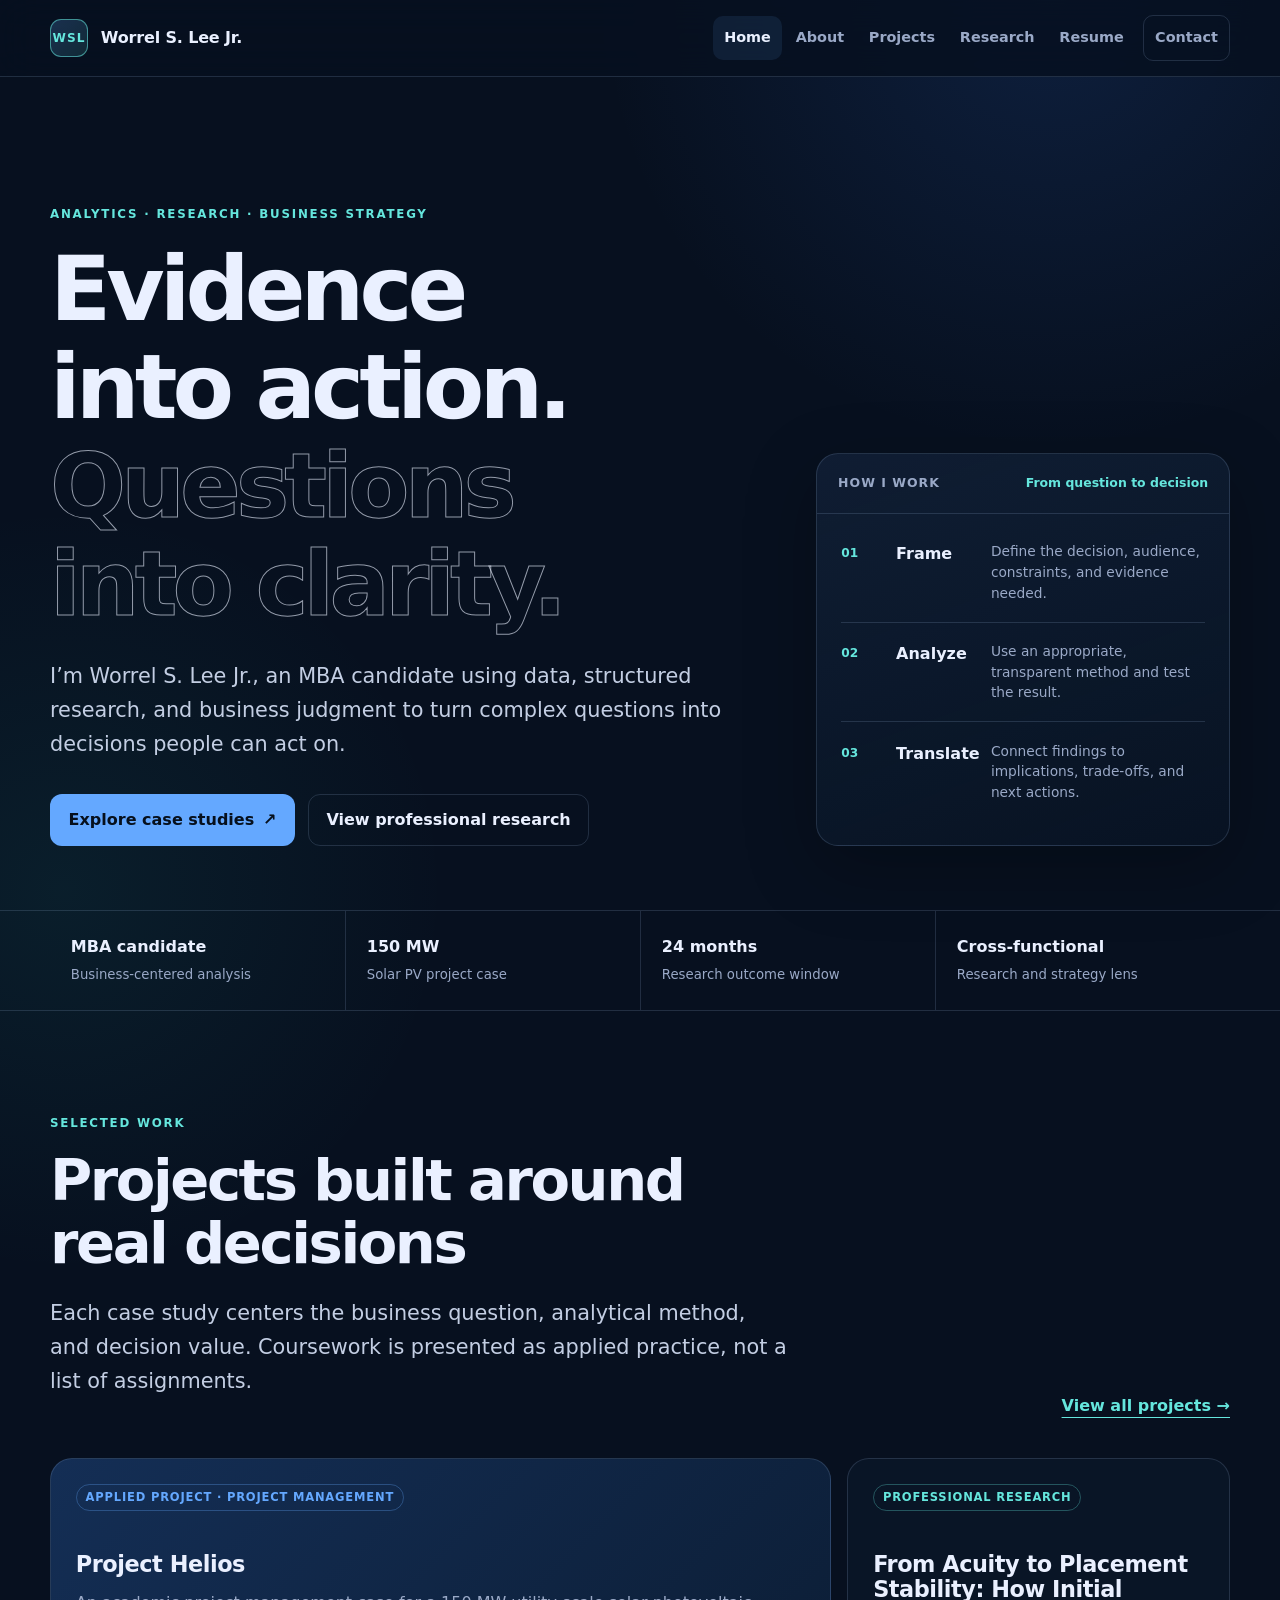
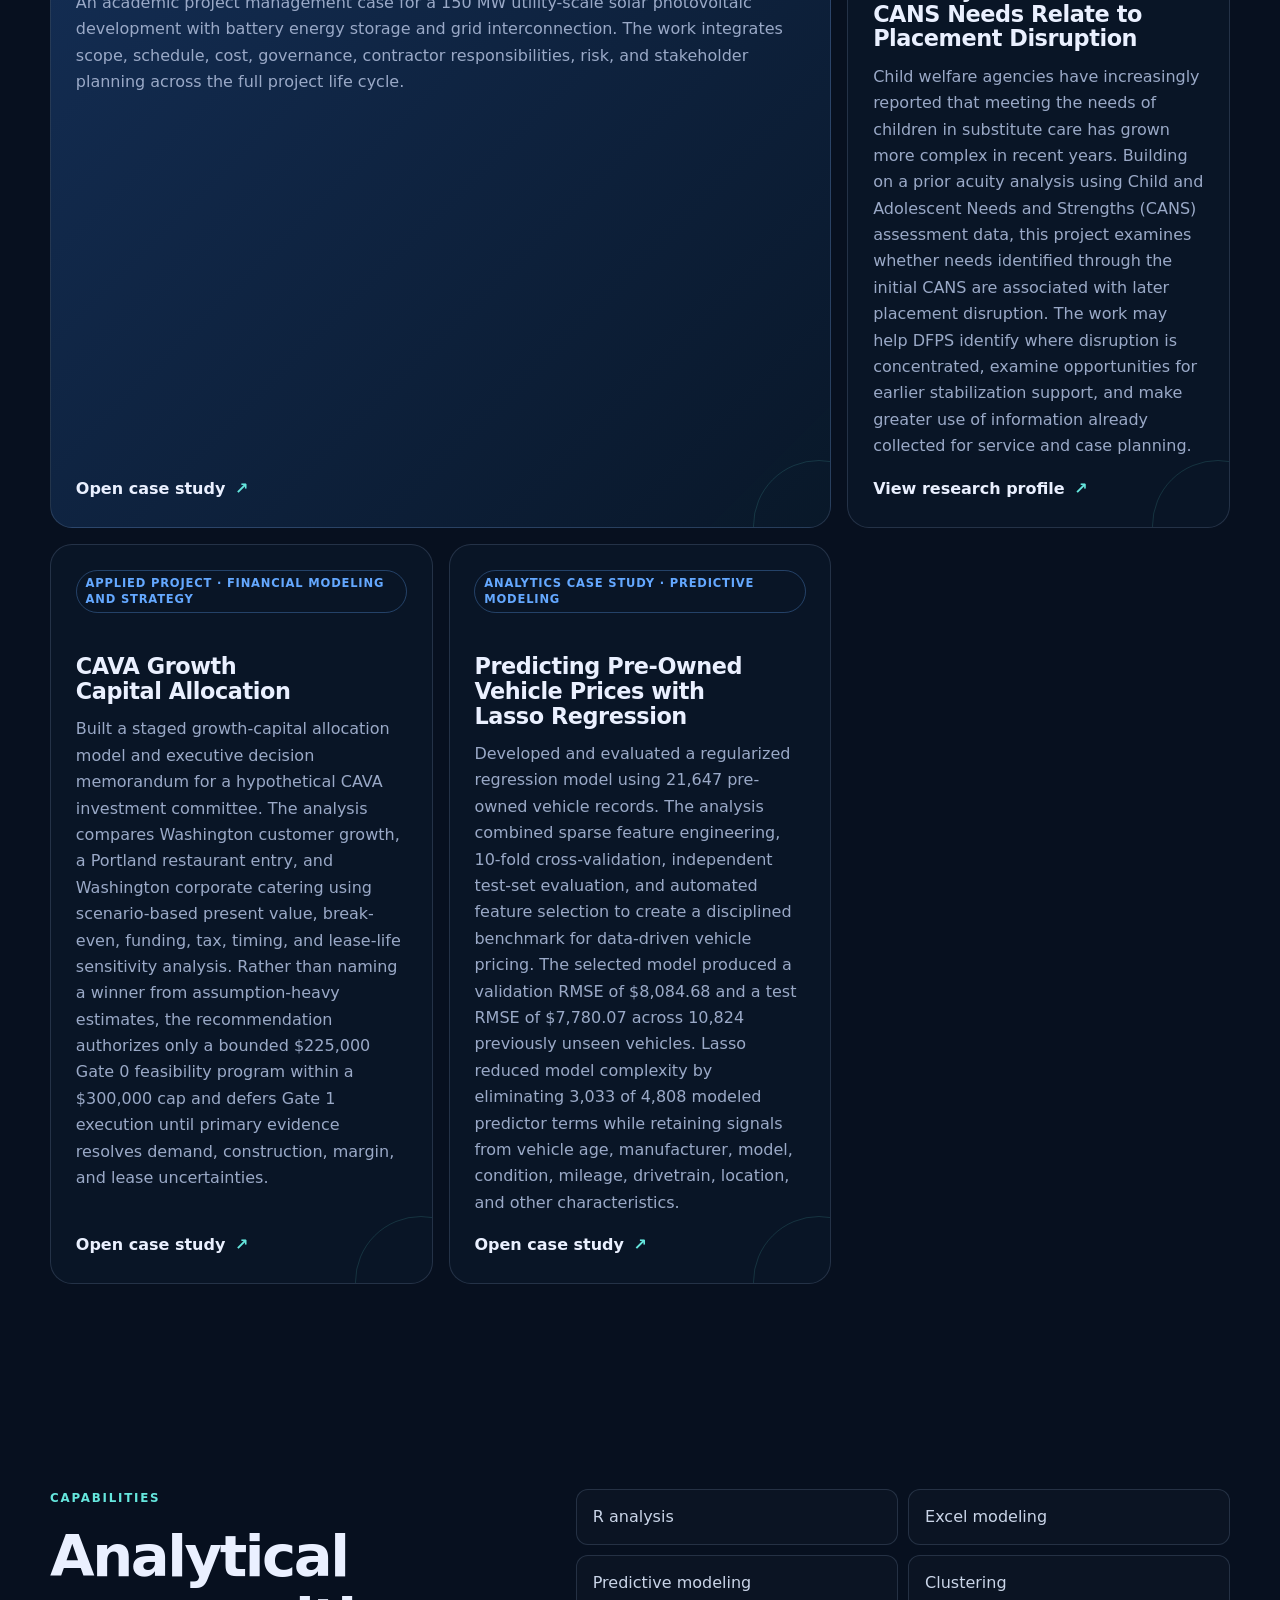
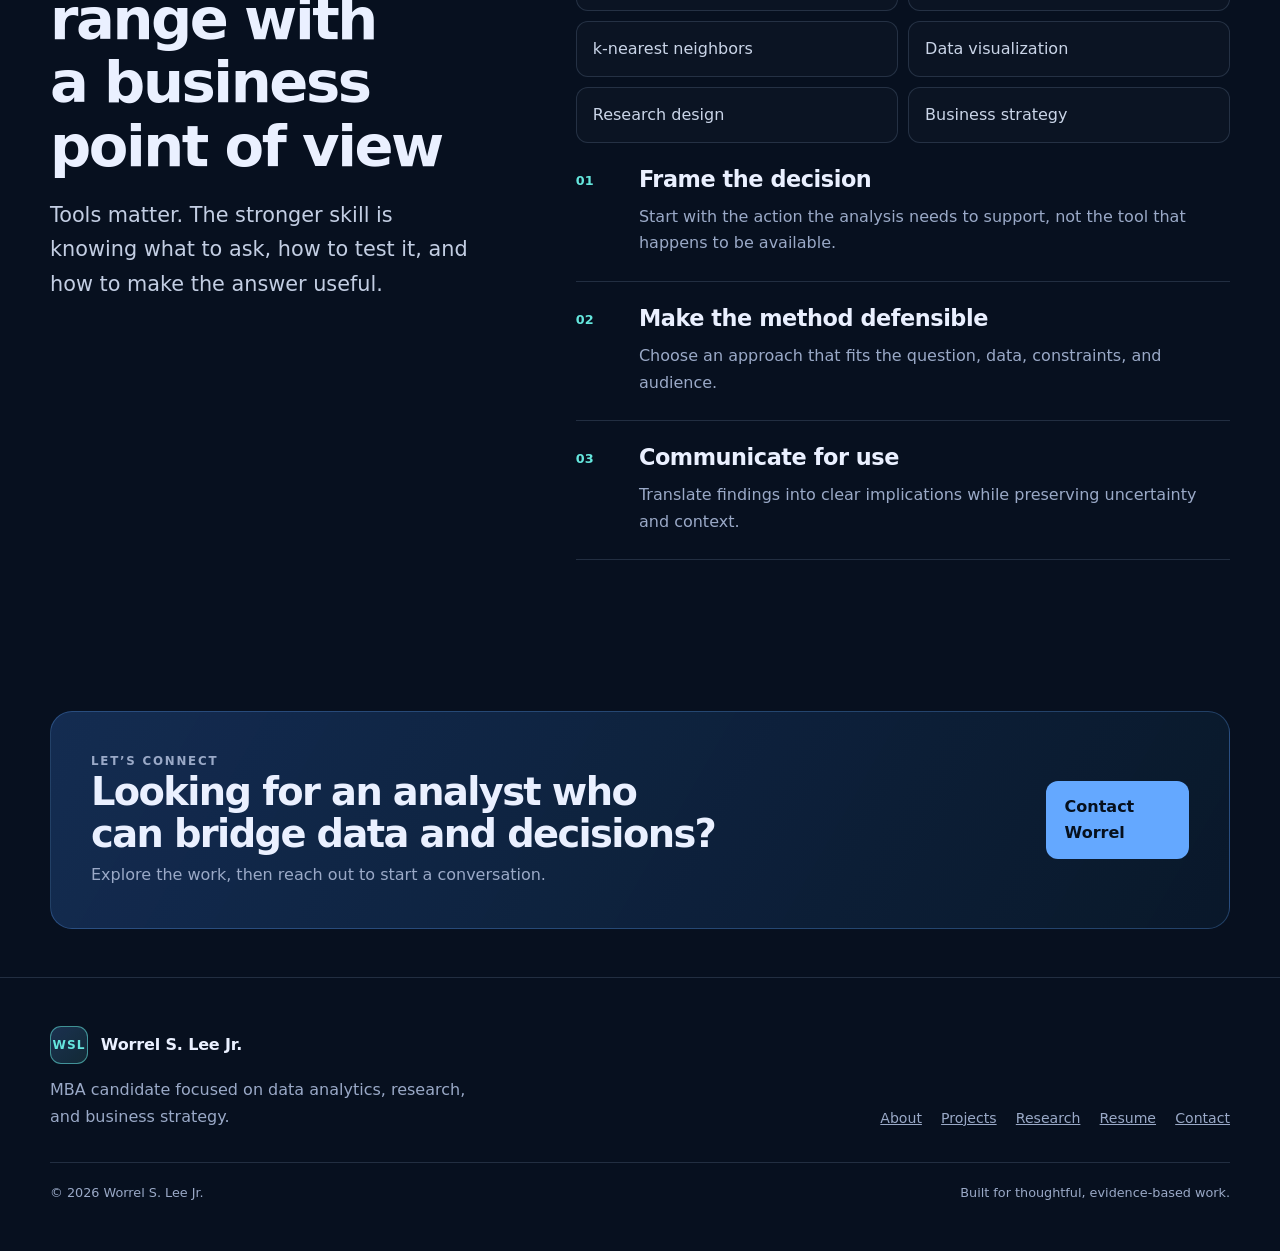
<file: index.html>
<!doctype html>
<html lang="en">
<head>
  <meta charset="utf-8">
  <meta name="viewport" content="width=device-width, initial-scale=1">
  <meta name="description" content="Portfolio of Worrel S. Lee Jr., MBA candidate focused on data analytics, research, and business strategy.">
  <meta name="theme-color" content="#07101f">
  <title>Worrel S. Lee Jr. | Data Analytics, Research & Strategy</title>
  <link rel="icon" href="assets/favicon.svg" type="image/svg+xml">
  <link rel="stylesheet" href="assets/styles.css">
  <script src="assets/site.js" defer></script>
  <script src="assets/content.js" defer></script>
</head>
<body>
  <a class="skip-link" href="#main">Skip to content</a>
  <header class="site-header">
    <div class="nav-wrap">
      <a class="brand" href="index.html" aria-label="Worrel S. Lee Jr. home"><span class="brand-mark">WSL</span><span class="brand-name">Worrel S. Lee Jr.</span></a>
      <button class="menu-button" type="button" aria-expanded="false" aria-controls="site-nav">Menu</button>
      <nav class="site-nav" id="site-nav" aria-label="Primary navigation">
        <a href="index.html" aria-current="page">Home</a><a href="about.html">About</a><a href="projects.html">Projects</a><a href="research.html">Research</a><a href="resume.html">Resume</a><a class="nav-cta" href="contact.html">Contact</a>
      </nav>
    </div>
  </header>

  <main id="main">
    <section class="hero">
      <div class="container hero-grid">
        <div class="hero-copy reveal">
          <p class="eyebrow" data-site="homeEyebrow">Analytics · Research · Business Strategy</p>
          <h1><span class="headline-solid" data-site="homeHeadline">Evidence into action.</span><span data-site="homeHeadlineAccent">Questions into clarity.</span></h1>
          <p class="lead" data-site="homeIntro">I’m Worrel S. Lee Jr., an MBA candidate using data, structured research, and business judgment to turn complex questions into decisions people can act on.</p>
          <div class="actions"><a class="button" href="projects.html">Explore case studies <span aria-hidden="true">↗</span></a><a class="button secondary" href="research.html">View professional research</a></div>
        </div>
        <aside class="signal-card workflow-card reveal" aria-label="Analytical workflow">
          <div class="signal-head"><p data-site="homeWorkflowLabel">How I work</p><span class="workflow-kicker" data-site="homeWorkflowTitle">From question to decision</span></div>
          <ol class="workflow-steps" id="managed-home-workflow">
            <li><strong>Frame</strong><span>Define the decision, audience, constraints, and evidence needed.</span></li>
            <li><strong>Analyze</strong><span>Use an appropriate, transparent method and test the result.</span></li>
            <li><strong>Translate</strong><span>Connect findings to implications, trade-offs, and next actions.</span></li>
          </ol>
        </aside>
      </div>
    </section>

    <section class="proof-strip" aria-label="Portfolio focus areas">
      <div class="container proof-grid">
        <div class="proof-item"><strong>MBA candidate</strong><span>Business-centered analysis</span></div>
        <div class="proof-item"><strong>150 MW</strong><span>Solar PV project case</span></div>
        <div class="proof-item"><strong>24 months</strong><span>Research outcome window</span></div>
        <div class="proof-item"><strong>Cross-functional</strong><span>Research and strategy lens</span></div>
      </div>
    </section>

    <section class="section">
      <div class="container">
        <div class="section-head reveal"><div><p class="eyebrow">Selected work</p><h2>Projects built around real decisions</h2><p class="lead">Each case study centers the business question, analytical method, and decision value. Coursework is presented as applied practice, not a list of assignments.</p></div><a class="text-link" href="projects.html">View all projects →</a></div>
        <div class="cards" id="managed-featured-grid">
          <article class="card featured reveal"><span class="tag">Applied project · Project management</span><h3>Project Helios</h3><p>A project management case for a 150 MW solar photovoltaic development with battery storage. The work brings scope, schedule, risk, cost, and stakeholder thinking into one delivery framework.</p><a class="card-link" href="projects.html#helios">Open case study <span>↗</span></a></article>
          <article class="card reveal"><span class="tag research">Professional research</span><h3>Initial CANS domains and placement stability</h3><p>DFPS ACE Analytical Projects Team work examining whether initial CANS domains may indicate reduced placement stability within 24 months.</p><a class="card-link" href="research.html">View research profile <span>↗</span></a></article>
          <article class="card reveal"><span class="tag">Applied project · Predictive analytics</span><h3>Predictive modeling</h3><p>A decision-focused model development case covering preparation, selection, evaluation, and interpretation. Exact dataset and results will be added after review.</p><a class="card-link" href="projects.html#predictive">Open case study <span>↗</span></a></article>
          <article class="card reveal"><span class="tag">Applied project · Segmentation</span><h3>Clustering and k-NN</h3><p>Applied unsupervised and supervised learning techniques, with emphasis on choosing defensible features and translating outputs for business use.</p><a class="card-link" href="projects.html#segmentation">Open case study <span>↗</span></a></article>
        </div>
      </div>
    </section>

    <section class="section">
      <div class="container capability-grid">
        <div class="reveal"><p class="eyebrow">Capabilities</p><h2>Analytical range with a business point of view</h2><p class="lead">Tools matter. The stronger skill is knowing what to ask, how to test it, and how to make the answer useful.</p></div>
        <div>
          <div class="skill-list reveal"><div class="skill-pill">R analysis</div><div class="skill-pill">Excel modeling</div><div class="skill-pill">Predictive modeling</div><div class="skill-pill">Clustering</div><div class="skill-pill">k-nearest neighbors</div><div class="skill-pill">Data visualization</div><div class="skill-pill">Research design</div><div class="skill-pill">Business strategy</div></div>
          <div class="principles reveal">
            <div class="principle"><div><h3>Frame the decision</h3><p>Start with the action the analysis needs to support, not the tool that happens to be available.</p></div></div>
            <div class="principle"><div><h3>Make the method defensible</h3><p>Choose an approach that fits the question, data, constraints, and audience.</p></div></div>
            <div class="principle"><div><h3>Communicate for use</h3><p>Translate findings into clear implications while preserving uncertainty and context.</p></div></div>
          </div>
        </div>
      </div>
    </section>

    <section class="section-tight"><div class="container cta-band reveal"><div><p class="eyebrow">Let’s connect</p><h2>Looking for an analyst who can bridge data and decisions?</h2><p>Explore the work, then reach out to start a conversation.</p></div><a class="button" href="contact.html">Contact Worrel</a></div></section>
  </main>

  <footer class="site-footer"><div class="container"><div class="footer-grid"><div class="footer-brand"><a class="brand" href="index.html"><span class="brand-mark">WSL</span><span>Worrel S. Lee Jr.</span></a><p>MBA candidate focused on data analytics, research, and business strategy.</p></div><nav class="footer-nav" aria-label="Footer navigation"><a href="about.html">About</a><a href="projects.html">Projects</a><a href="research.html">Research</a><a href="resume.html">Resume</a><a href="contact.html">Contact</a></nav></div><div class="footer-bottom"><span>© <span data-year></span> Worrel S. Lee Jr.</span><span>Built for thoughtful, evidence-based work.</span></div></div></footer>
</body>
</html>
</file>
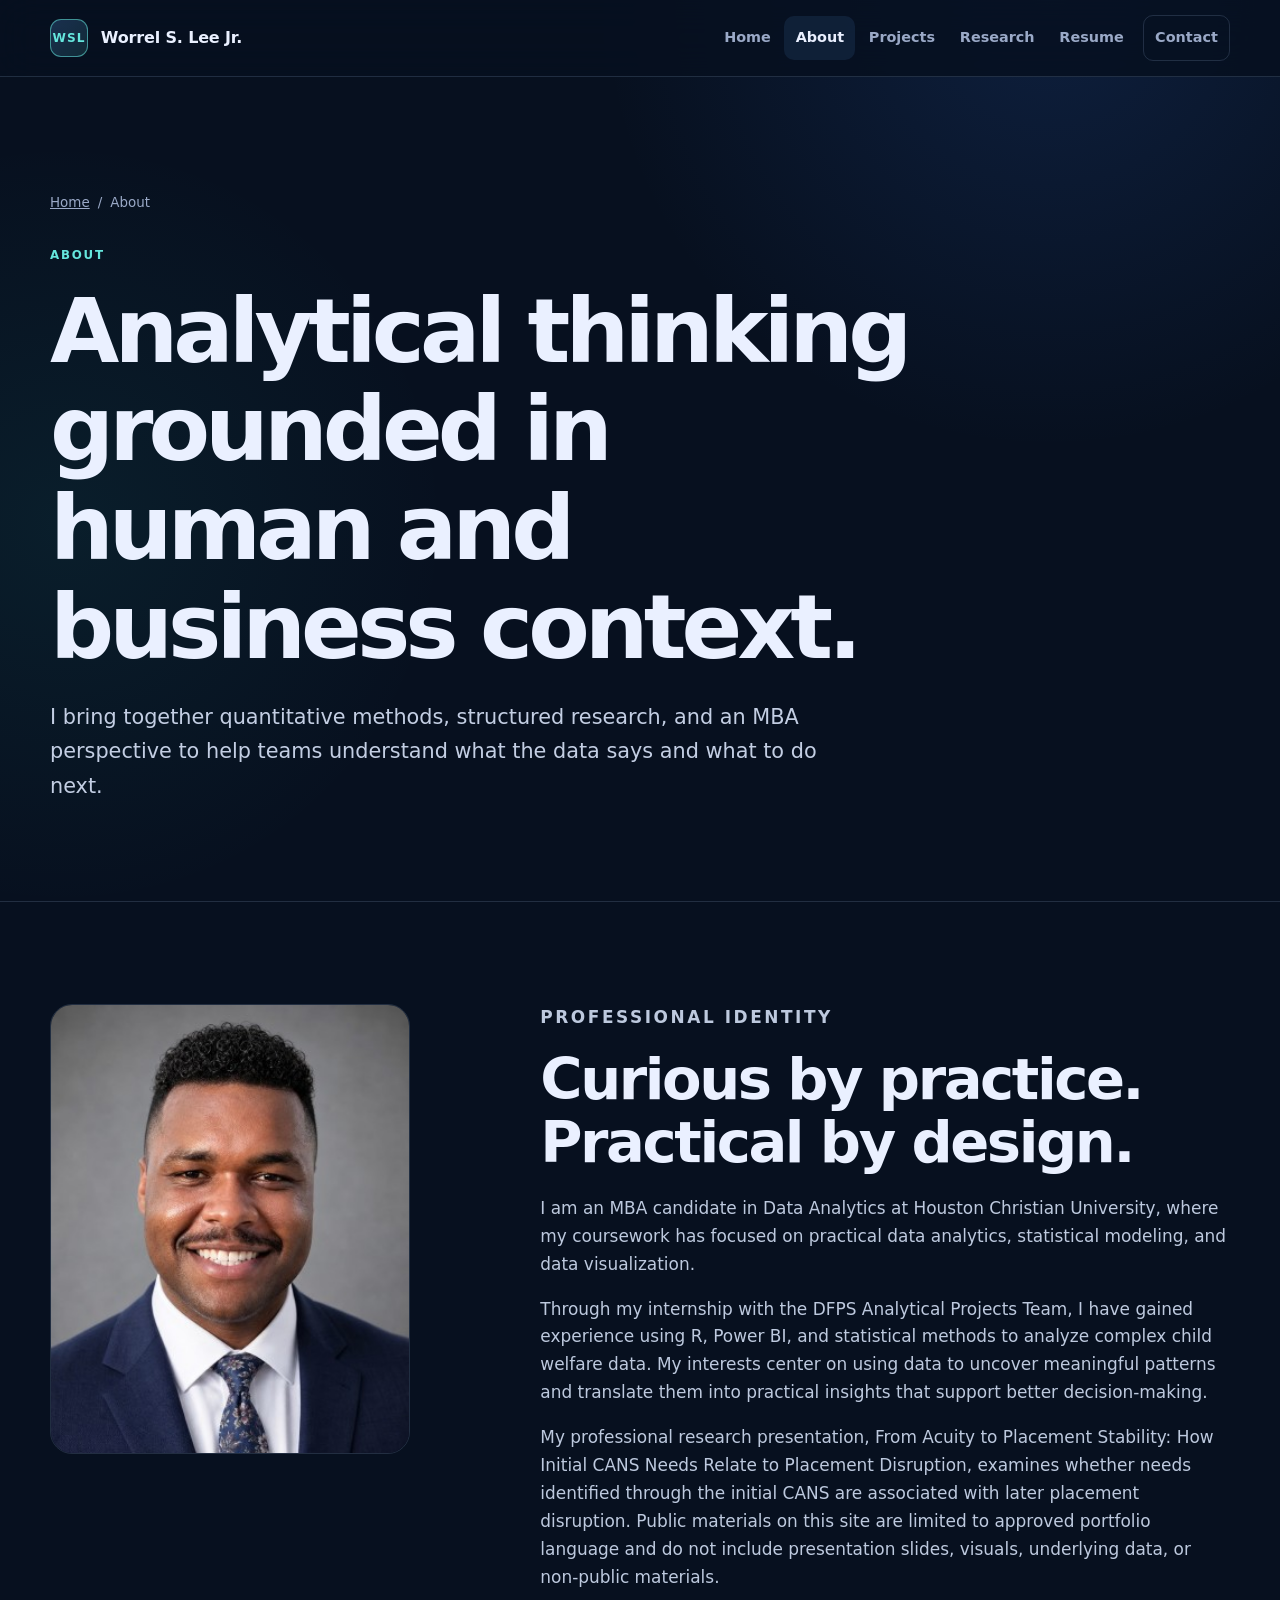
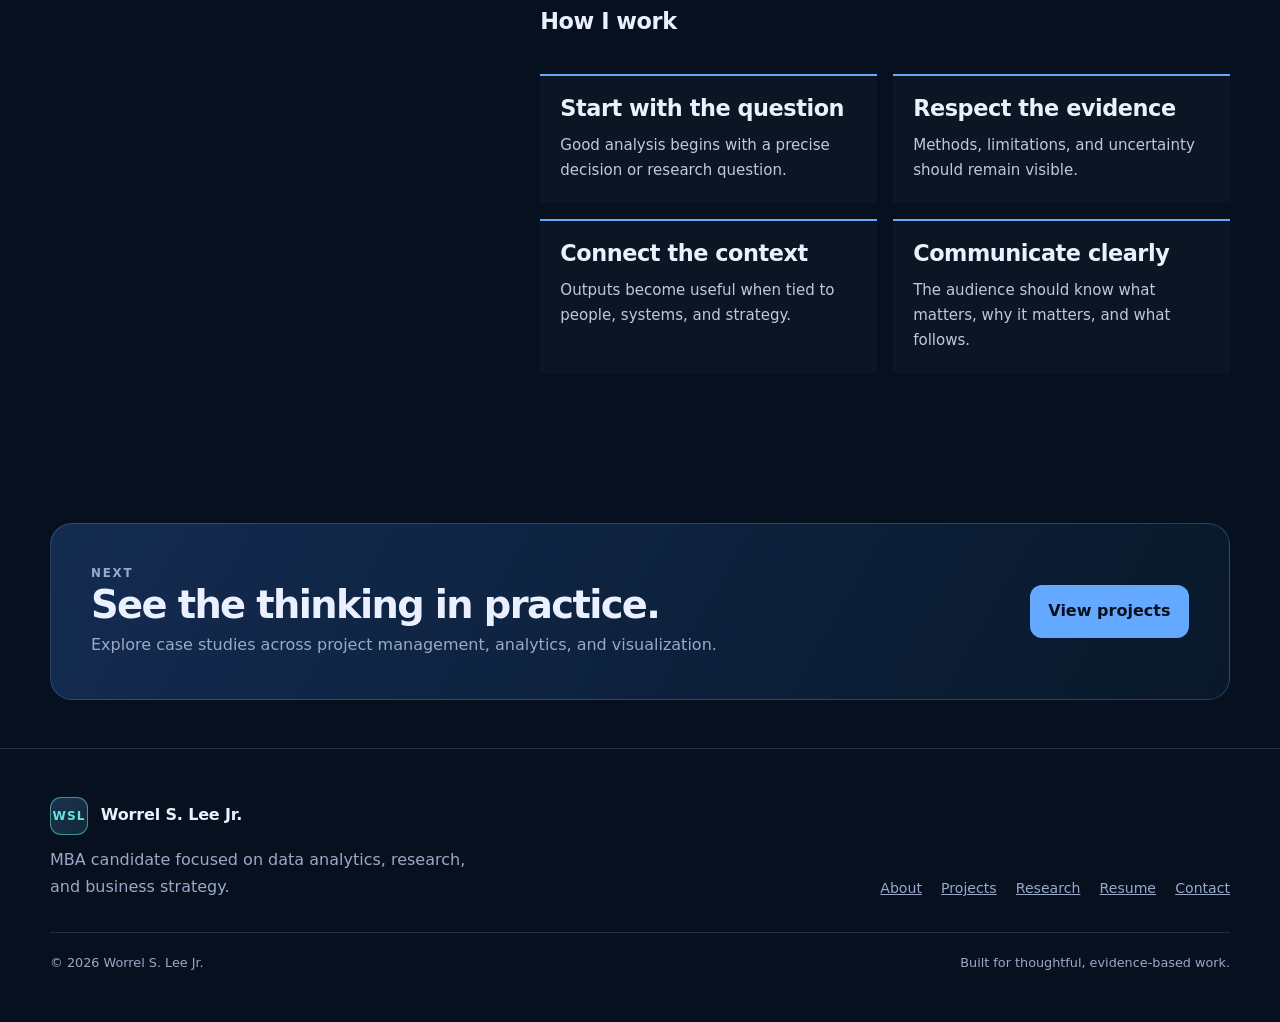
<file: about.html>
<!doctype html>
<html lang="en">
<head>
  <meta charset="utf-8"><meta name="viewport" content="width=device-width, initial-scale=1"><meta name="description" content="About Worrel S. Lee Jr., an MBA candidate connecting data analytics, research, and business strategy."><meta name="theme-color" content="#07101f">
  <title>About | Worrel S. Lee Jr.</title><link rel="icon" href="assets/favicon.svg" type="image/svg+xml"><link rel="stylesheet" href="assets/styles.css"><script src="assets/site.js" defer></script><script src="assets/content.js" defer></script>
</head>
<body>
  <a class="skip-link" href="#main">Skip to content</a>
  <header class="site-header"><div class="nav-wrap"><a class="brand" href="index.html" aria-label="Worrel S. Lee Jr. home"><span class="brand-mark">WSL</span><span class="brand-name">Worrel S. Lee Jr.</span></a><button class="menu-button" type="button" aria-expanded="false" aria-controls="site-nav">Menu</button><nav class="site-nav" id="site-nav" aria-label="Primary navigation"><a href="index.html">Home</a><a href="about.html" aria-current="page">About</a><a href="projects.html">Projects</a><a href="research.html">Research</a><a href="resume.html">Resume</a><a class="nav-cta" href="contact.html">Contact</a></nav></div></header>
  <main id="main">
    <section class="page-hero"><div class="container"><div class="breadcrumb"><a href="index.html">Home</a><span>/</span><span>About</span></div><p class="eyebrow">About</p><h1>Analytical thinking grounded in human and business context.</h1><p class="lead">I bring together quantitative methods, structured research, and an MBA perspective to help teams understand what the data says and what to do next.</p></div></section>
    <section class="section"><div class="container split">
      <aside class="sticky-aside reveal"><div class="portrait-placeholder" id="managed-headshot" role="img" aria-label="Professional headshot placeholder">Professional headshot<br>to be added</div></aside>
      <div class="rich-copy reveal">
        <p class="eyebrow">Professional identity</p><h2 data-profile="aboutHeading">Curious by practice. Practical by design.</h2>
        <div id="managed-about-copy"><p>My work sits where data, organizations, and decisions meet. I am developing a portfolio that reflects both technical range and the ability to connect analysis with a clear business question.</p><p>As an MBA candidate, I approach analytics as more than a modeling exercise. I consider stakeholders, operating constraints, risk, and the choices a team will need to make.</p></div>
        <h3>How I work</h3>
        <div class="values">
          <div class="value"><h3>Start with the question</h3><p>Good analysis begins with a precise decision or research question.</p></div>
          <div class="value"><h3>Respect the evidence</h3><p>Methods, limitations, and uncertainty should remain visible.</p></div>
          <div class="value"><h3>Connect the context</h3><p>Outputs become useful when tied to people, systems, and strategy.</p></div>
          <div class="value"><h3>Communicate clearly</h3><p>The audience should know what matters, why it matters, and what follows.</p></div>
        </div>
      </div>
    </div></section>
    <section class="section-tight"><div class="container cta-band"><div><p class="eyebrow">Next</p><h2>See the thinking in practice.</h2><p>Explore case studies across project management, analytics, and visualization.</p></div><a class="button" href="projects.html">View projects</a></div></section>
  </main>
  <footer class="site-footer"><div class="container"><div class="footer-grid"><div class="footer-brand"><a class="brand" href="index.html"><span class="brand-mark">WSL</span><span>Worrel S. Lee Jr.</span></a><p>MBA candidate focused on data analytics, research, and business strategy.</p></div><nav class="footer-nav" aria-label="Footer navigation"><a href="about.html">About</a><a href="projects.html">Projects</a><a href="research.html">Research</a><a href="resume.html">Resume</a><a href="contact.html">Contact</a></nav></div><div class="footer-bottom"><span>© <span data-year></span> Worrel S. Lee Jr.</span><span>Built for thoughtful, evidence-based work.</span></div></div></footer>
</body>
</html>
</file>
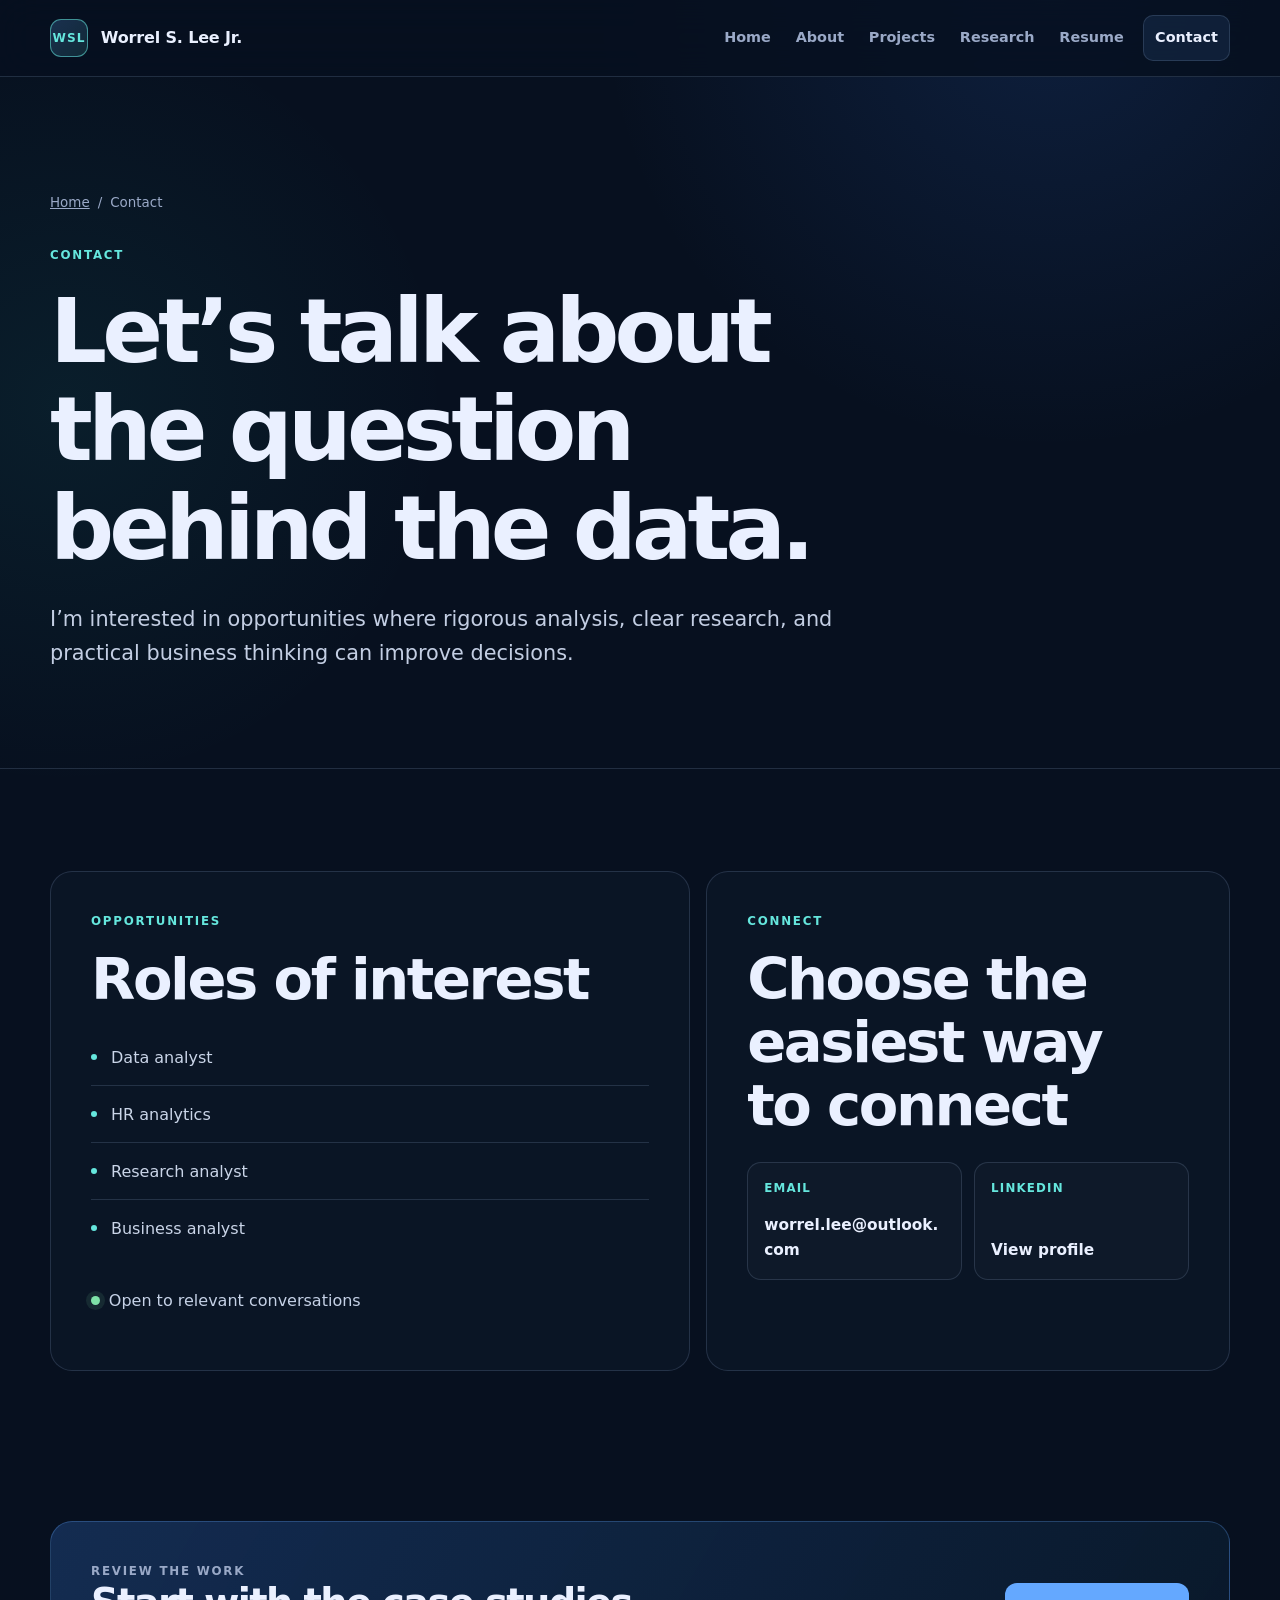
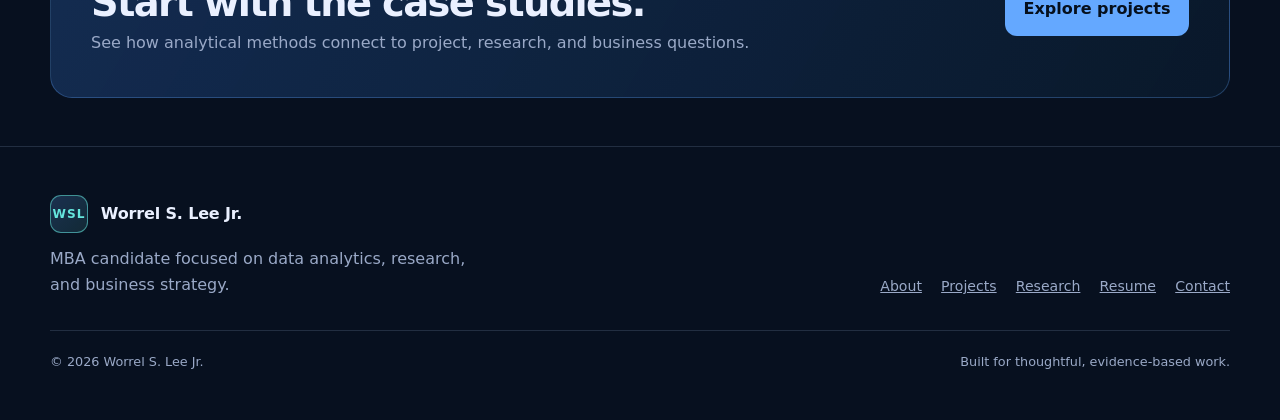
<file: contact.html>
<!doctype html>
<html lang="en">
<head>
  <meta charset="utf-8"><meta name="viewport" content="width=device-width, initial-scale=1"><meta name="description" content="Contact Worrel S. Lee Jr. about data analyst, HR analytics, research analyst, and business analyst opportunities."><meta name="theme-color" content="#07101f">
  <title>Contact | Worrel S. Lee Jr.</title><link rel="icon" href="assets/favicon.svg" type="image/svg+xml"><link rel="stylesheet" href="assets/styles.css"><script src="assets/site.js" defer></script><script src="assets/content.js" defer></script>
</head>
<body>
  <a class="skip-link" href="#main">Skip to content</a>
  <header class="site-header"><div class="nav-wrap"><a class="brand" href="index.html" aria-label="Worrel S. Lee Jr. home"><span class="brand-mark">WSL</span><span class="brand-name">Worrel S. Lee Jr.</span></a><button class="menu-button" type="button" aria-expanded="false" aria-controls="site-nav">Menu</button><nav class="site-nav" id="site-nav" aria-label="Primary navigation"><a href="index.html">Home</a><a href="about.html">About</a><a href="projects.html">Projects</a><a href="research.html">Research</a><a href="resume.html">Resume</a><a class="nav-cta" href="contact.html" aria-current="page">Contact</a></nav></div></header>
  <main id="main">
    <section class="page-hero"><div class="container"><div class="breadcrumb"><a href="index.html">Home</a><span>/</span><span>Contact</span></div><p class="eyebrow" data-site="contactEyebrow">Contact</p><h1 data-site="contactHeading">Let’s talk about the question behind the data.</h1><p class="lead" data-site="contactIntro">I’m interested in opportunities where rigorous analysis, clear research, and practical business thinking can improve decisions.</p></div></section>
    <section class="section"><div class="container contact-grid">
      <section class="contact-panel reveal" id="managed-roles-panel"><p class="eyebrow">Opportunities</p><h2 data-site="contactRolesHeading">Roles of interest</h2><div class="role-list" id="managed-contact-roles"><div class="role-item">Data analyst</div><div class="role-item">HR analytics</div><div class="role-item">Research analyst</div><div class="role-item">Business analyst</div></div><p class="availability" id="managed-availability" style="margin-top:2rem">Open to relevant conversations</p></section>
      <section class="contact-panel reveal"><p class="eyebrow">Connect</p><h2 data-site="contactDetailsHeading">Choose the easiest way to connect</h2><div class="contact-actions"><a class="contact-action" data-contact-action="email"><span>Email</span><strong data-contact="email">[Professional email to add]</strong></a><a class="contact-action" data-contact-action="call" hidden><span>Call</span><strong data-contact="phone">[Phone number]</strong></a><a class="contact-action" data-contact-action="text" hidden><span>Text</span><strong>Send a message</strong></a><a class="contact-action" data-contact-action="linkedin"><span>LinkedIn</span><strong>View profile</strong></a><a class="contact-action" data-contact-action="github" hidden><span>GitHub</span><strong>View code profile</strong></a></div></section>
    </div></section>
    <section class="section-tight"><div class="container cta-band"><div><p class="eyebrow">Review the work</p><h2>Start with the case studies.</h2><p>See how analytical methods connect to project, research, and business questions.</p></div><a class="button" href="projects.html">Explore projects</a></div></section>
  </main>
  <footer class="site-footer"><div class="container"><div class="footer-grid"><div class="footer-brand"><a class="brand" href="index.html"><span class="brand-mark">WSL</span><span>Worrel S. Lee Jr.</span></a><p>MBA candidate focused on data analytics, research, and business strategy.</p></div><nav class="footer-nav" aria-label="Footer navigation"><a href="about.html">About</a><a href="projects.html">Projects</a><a href="research.html">Research</a><a href="resume.html">Resume</a><a href="contact.html">Contact</a></nav></div><div class="footer-bottom"><span>© <span data-year></span> Worrel S. Lee Jr.</span><span>Built for thoughtful, evidence-based work.</span></div></div></footer>
</body>
</html>
</file>
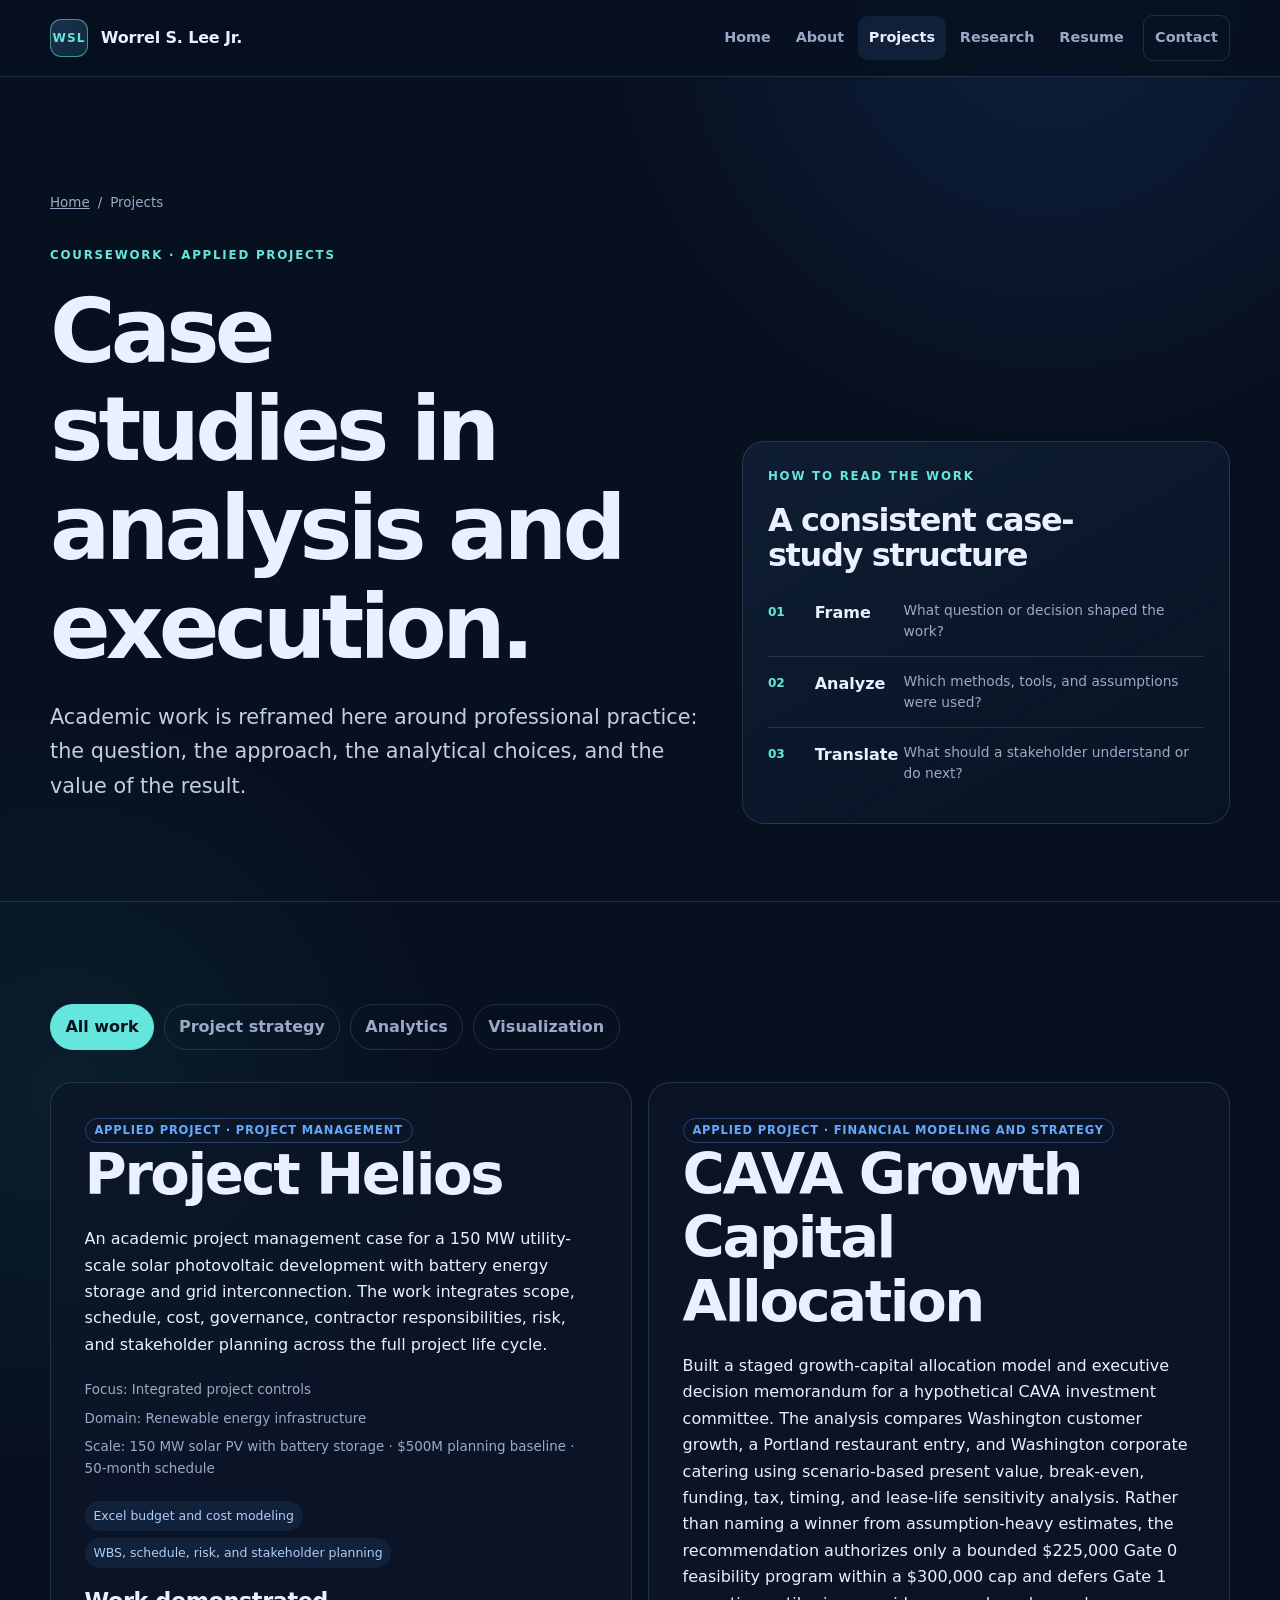
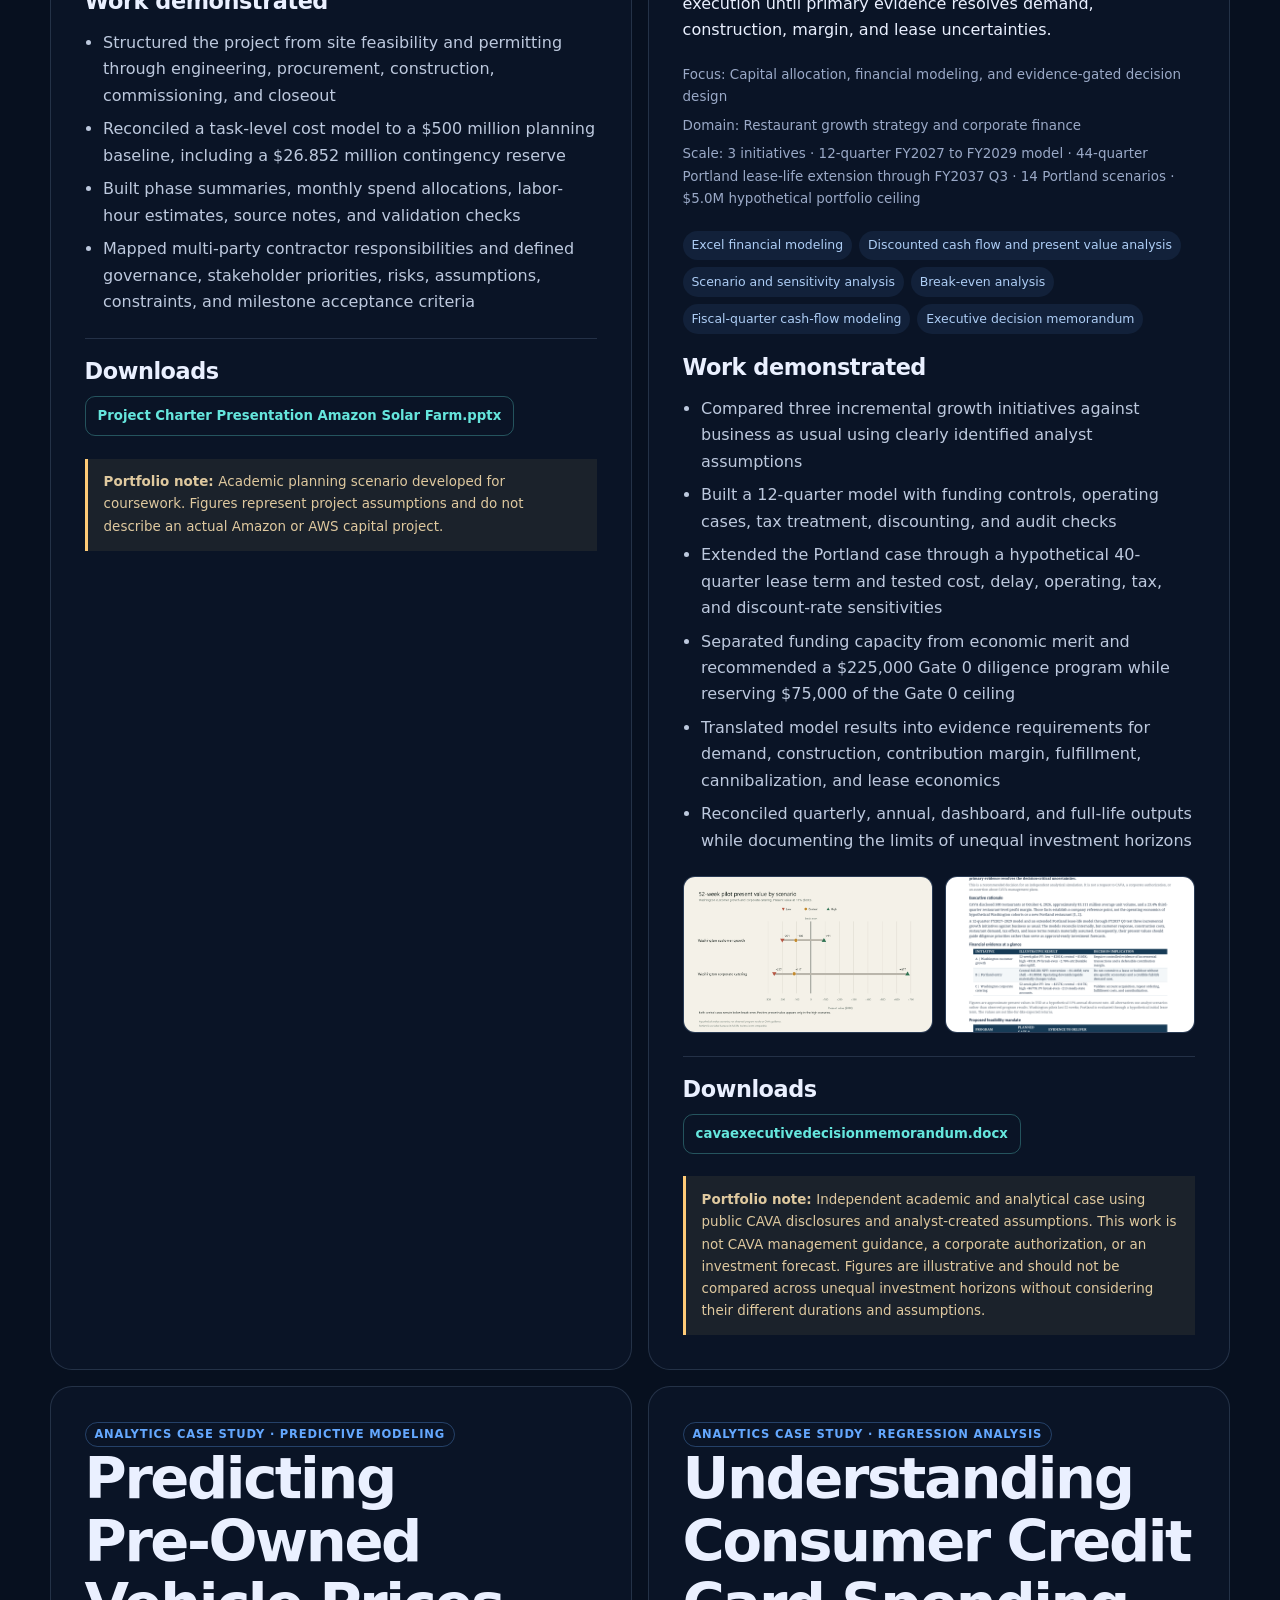
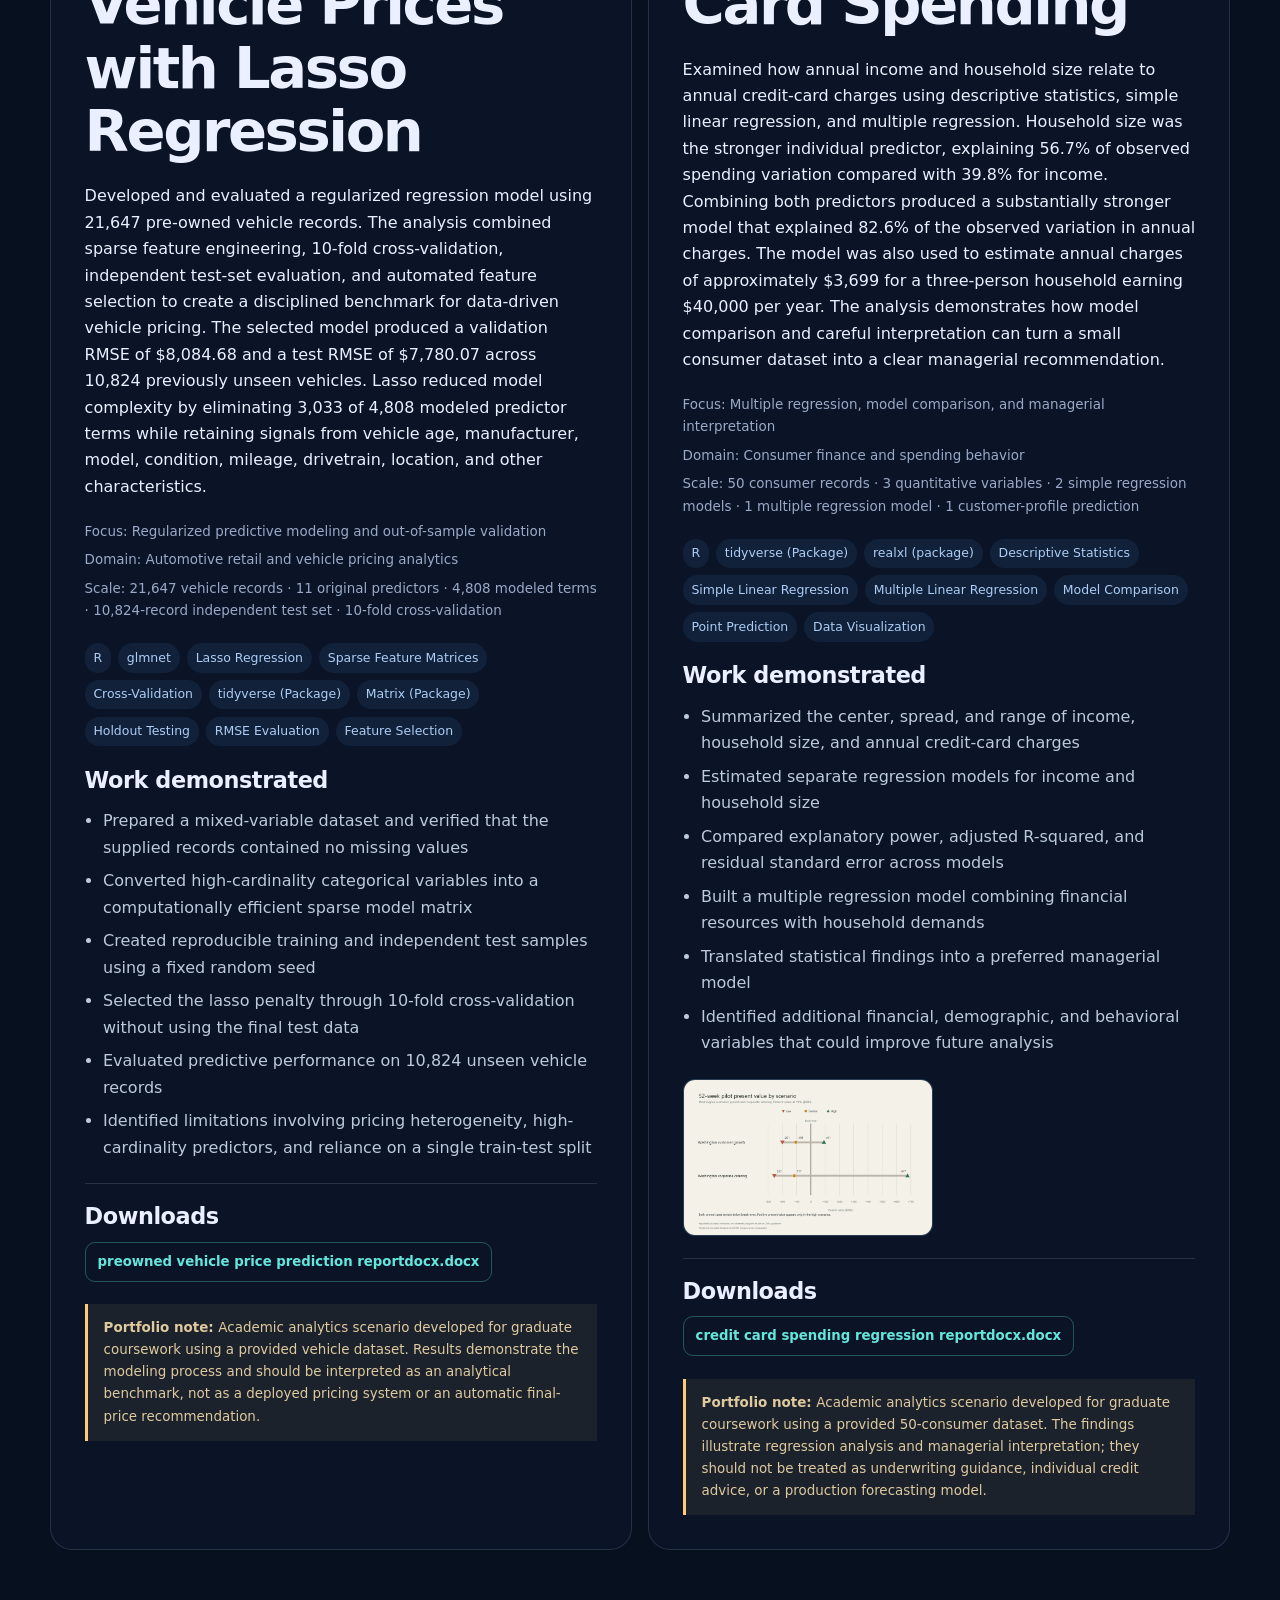
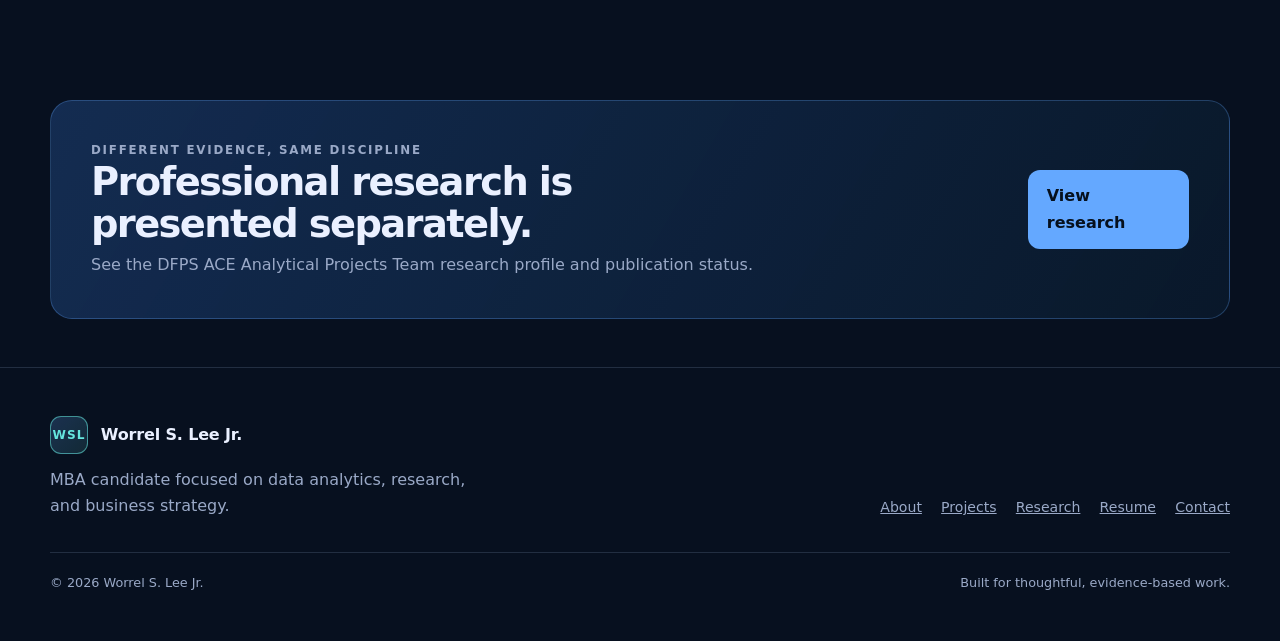
<file: projects.html>
<!doctype html>
<html lang="en">
<head>
  <meta charset="utf-8"><meta name="viewport" content="width=device-width, initial-scale=1"><meta name="description" content="Applied analytics and project management case studies by Worrel S. Lee Jr."><meta name="theme-color" content="#07101f">
  <title>Projects & Case Studies | Worrel S. Lee Jr.</title><link rel="icon" href="assets/favicon.svg" type="image/svg+xml"><link rel="stylesheet" href="assets/styles.css"><script src="assets/site.js" defer></script><script src="assets/content.js" defer></script>
</head>
<body>
  <a class="skip-link" href="#main">Skip to content</a>
  <header class="site-header"><div class="nav-wrap"><a class="brand" href="index.html" aria-label="Worrel S. Lee Jr. home"><span class="brand-mark">WSL</span><span class="brand-name">Worrel S. Lee Jr.</span></a><button class="menu-button" type="button" aria-expanded="false" aria-controls="site-nav">Menu</button><nav class="site-nav" id="site-nav" aria-label="Primary navigation"><a href="index.html">Home</a><a href="about.html">About</a><a href="projects.html" aria-current="page">Projects</a><a href="research.html">Research</a><a href="resume.html">Resume</a><a class="nav-cta" href="contact.html">Contact</a></nav></div></header>
  <main id="main">
    <section class="page-hero"><div class="container case-hero"><div><div class="breadcrumb"><a href="index.html">Home</a><span>/</span><span>Projects</span></div><p class="eyebrow" data-site="projectsEyebrow">Coursework · Applied projects</p><h1 data-site="projectsHeading">Case studies in analysis and execution.</h1><p class="lead" data-site="projectsIntro">Academic work is reframed here around professional practice: the question, the approach, the analytical choices, and the value of the result.</p></div><aside class="case-framework" aria-label="Case study framework"><p class="eyebrow" data-site="projectFrameworkLabel">How to read the work</p><h2 data-site="projectFrameworkTitle">A consistent case-study structure</h2><ol id="managed-project-framework"><li><strong>Frame</strong><span>What question or decision shaped the work?</span></li><li><strong>Analyze</strong><span>Which methods, tools, and assumptions were used?</span></li><li><strong>Translate</strong><span>What should a stakeholder understand or do next?</span></li></ol></aside></div></section>
    <section class="section"><div class="container">
      <div class="filters" aria-label="Filter case studies"><button class="filter-button active" type="button" data-filter="all">All work</button><button class="filter-button" type="button" data-filter="strategy">Project strategy</button><button class="filter-button" type="button" data-filter="analytics">Analytics</button><button class="filter-button" type="button" data-filter="visualization">Visualization</button></div>
      <div class="project-grid" id="managed-project-grid">
        <article class="project-card reveal" id="helios" data-category="strategy"><span class="tag">Applied project · Project management</span><h2>Project Helios</h2><p>A project management case centered on a 150 MW solar photovoltaic development with battery storage. The portfolio treatment emphasizes coordinated planning across a complex infrastructure initiative.</p><div class="meta"><span>Focus: scope and delivery</span><span>Domain: renewable energy</span><span>Scale: 150 MW</span></div><h3>Work demonstrated</h3><ul><li>Project scope and work breakdown thinking</li><li>Schedule and milestone planning</li><li>Budget, risk, and stakeholder considerations</li><li>Executive communication and visual reporting</li></ul><div class="placeholder"><strong>Materials pending:</strong> Add approved schedule views, WBS excerpts, budget summary, risk register, Power BI visuals, and final recommendations.</div></article>
        <article class="project-card reveal" id="predictive" data-category="analytics"><span class="tag">Applied project · Predictive analytics</span><h2>Predictive modeling</h2><p>A model development case that connects data preparation, model choice, validation, and interpretation to a defined decision context.</p><div class="meta"><span>Methods: predictive modeling</span><span>Tools: R / Excel</span><span>Emphasis: evaluation</span></div><h3>Work demonstrated</h3><ul><li>Question and target definition</li><li>Feature preparation and analytical workflow</li><li>Performance evaluation and model comparison</li><li>Business interpretation with appropriate caveats</li></ul><div class="placeholder"><strong>Details pending:</strong> Replace with the verified dataset, target variable, evaluation metrics, findings, and selected visuals.</div></article>
        <article class="project-card reveal" id="segmentation" data-category="analytics"><span class="tag">Applied project · Machine learning</span><h2>Clustering and k-NN</h2><p>An applied methods case combining segmentation and nearest-neighbor classification. The focus is on defensible feature selection and usable interpretation.</p><div class="meta"><span>Methods: clustering, k-NN</span><span>Tool: R</span><span>Emphasis: segmentation</span></div><h3>Work demonstrated</h3><ul><li>Data scaling and feature selection</li><li>Cluster exploration and profile interpretation</li><li>k-NN setup and performance assessment</li><li>Translation of technical output into audience-ready findings</li></ul><div class="placeholder"><strong>Details pending:</strong> Add verified dataset context, cluster profiles, k selection process, performance results, and implications.</div></article>
        <article class="project-card reveal" data-category="analytics"><span class="tag">Applied project · Business analysis</span><h2>Excel decision modeling</h2><p>A structured spreadsheet analysis that turns raw inputs into transparent calculations, scenarios, and decision-ready outputs.</p><div class="meta"><span>Tool: Excel</span><span>Methods: modeling and scenarios</span><span>Emphasis: traceability</span></div><h3>Work demonstrated</h3><ul><li>Organized data and auditable formulas</li><li>Scenario and sensitivity thinking</li><li>Summary outputs for nontechnical stakeholders</li><li>Clear assumptions and limitations</li></ul><div class="placeholder"><strong>Details pending:</strong> Add the approved workbook topic, key assumptions, decision question, and final outputs.</div></article>
        <article class="project-card reveal" data-category="visualization"><span class="tag">Applied project · Communication</span><h2>Data visualization</h2><p>A visual analytics case focused on matching chart design to the audience, question, and level of detail needed for action.</p><div class="meta"><span>Tools: R / Excel / Power BI</span><span>Emphasis: clarity</span></div><h3>Work demonstrated</h3><ul><li>Visual hierarchy and chart selection</li><li>Reduction of unnecessary visual noise</li><li>Annotation of key patterns and exceptions</li><li>Connection between evidence and narrative</li></ul><div class="placeholder"><strong>Gallery pending:</strong> Add approved dashboard screenshots, charts, captions, and accessibility descriptions.</div></article>
        <article class="project-card reveal" data-category="analytics"><span class="tag">Applied project · R analysis</span><h2>Exploratory analysis in R</h2><p>An end-to-end analytical workflow that moves from inspection and cleaning through exploration, visualization, and a concise findings narrative.</p><div class="meta"><span>Tool: R</span><span>Methods: EDA and visualization</span><span>Emphasis: reproducibility</span></div><h3>Work demonstrated</h3><ul><li>Data quality assessment and transformation</li><li>Exploratory summaries and visual analysis</li><li>Reproducible analytical structure</li><li>Focused conclusions tied to the original question</li></ul><div class="placeholder"><strong>Details pending:</strong> Add the verified case topic, code excerpts, visuals, findings, and repository link.</div></article>
      </div>
    </div></section>
    <section class="section-tight"><div class="container cta-band"><div><p class="eyebrow">Different evidence, same discipline</p><h2>Professional research is presented separately.</h2><p>See the DFPS ACE Analytical Projects Team research profile and publication status.</p></div><a class="button" href="research.html">View research</a></div></section>
  </main>
  <footer class="site-footer"><div class="container"><div class="footer-grid"><div class="footer-brand"><a class="brand" href="index.html"><span class="brand-mark">WSL</span><span>Worrel S. Lee Jr.</span></a><p>MBA candidate focused on data analytics, research, and business strategy.</p></div><nav class="footer-nav" aria-label="Footer navigation"><a href="about.html">About</a><a href="projects.html">Projects</a><a href="research.html">Research</a><a href="resume.html">Resume</a><a href="contact.html">Contact</a></nav></div><div class="footer-bottom"><span>© <span data-year></span> Worrel S. Lee Jr.</span><span>Built for thoughtful, evidence-based work.</span></div></div></footer>
</body>
</html>
</file>
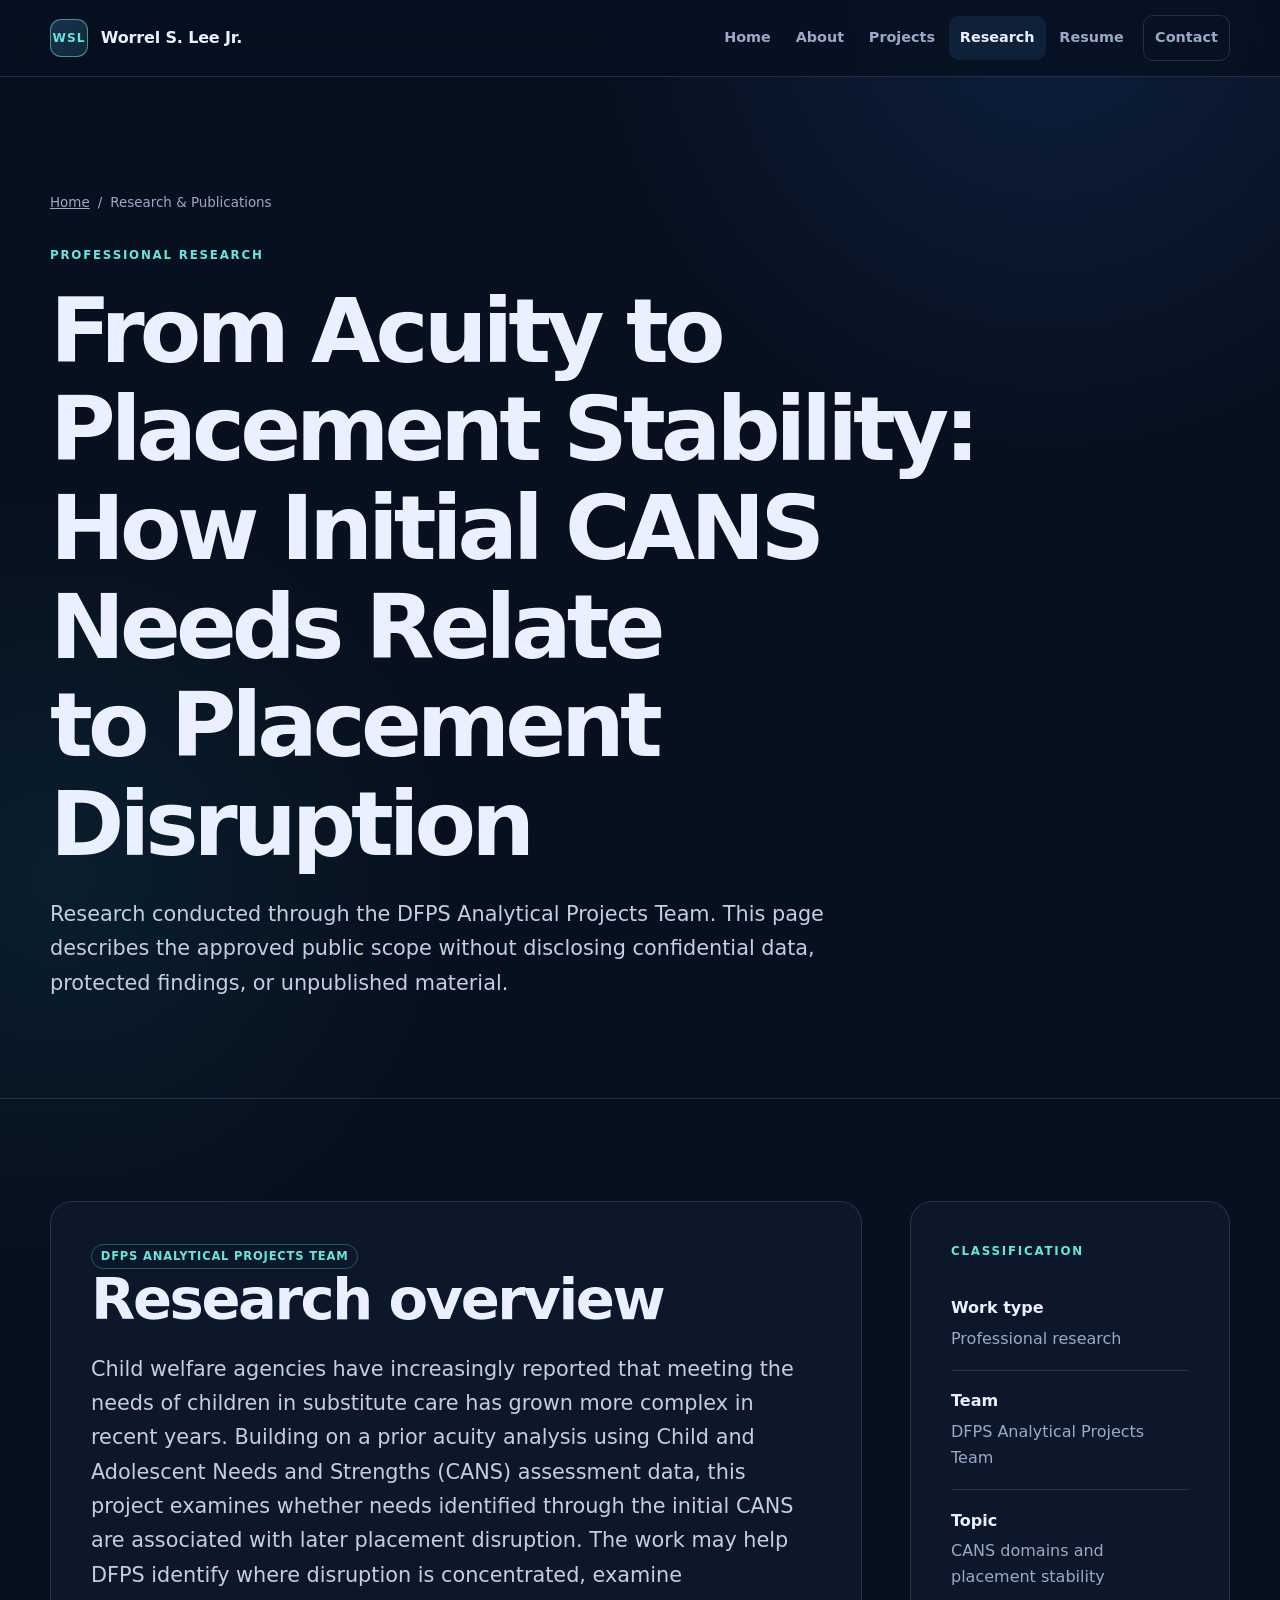
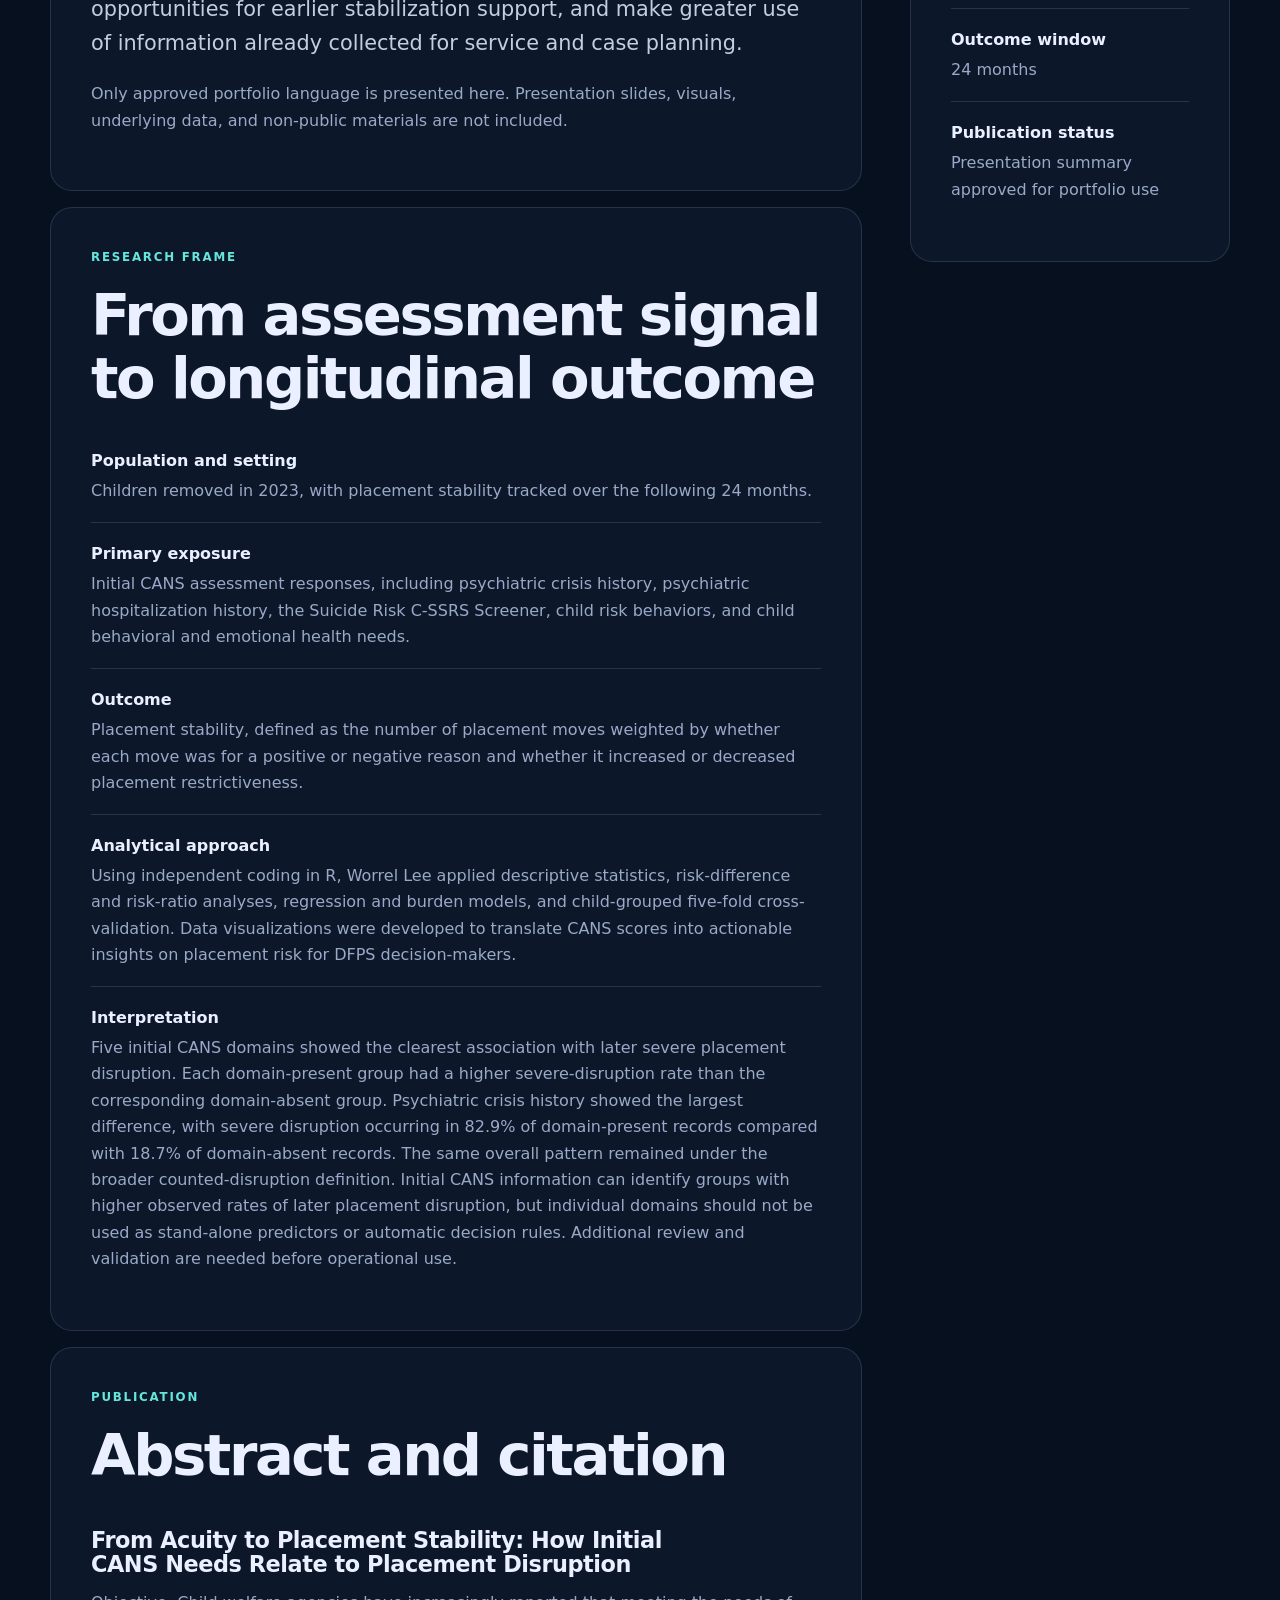
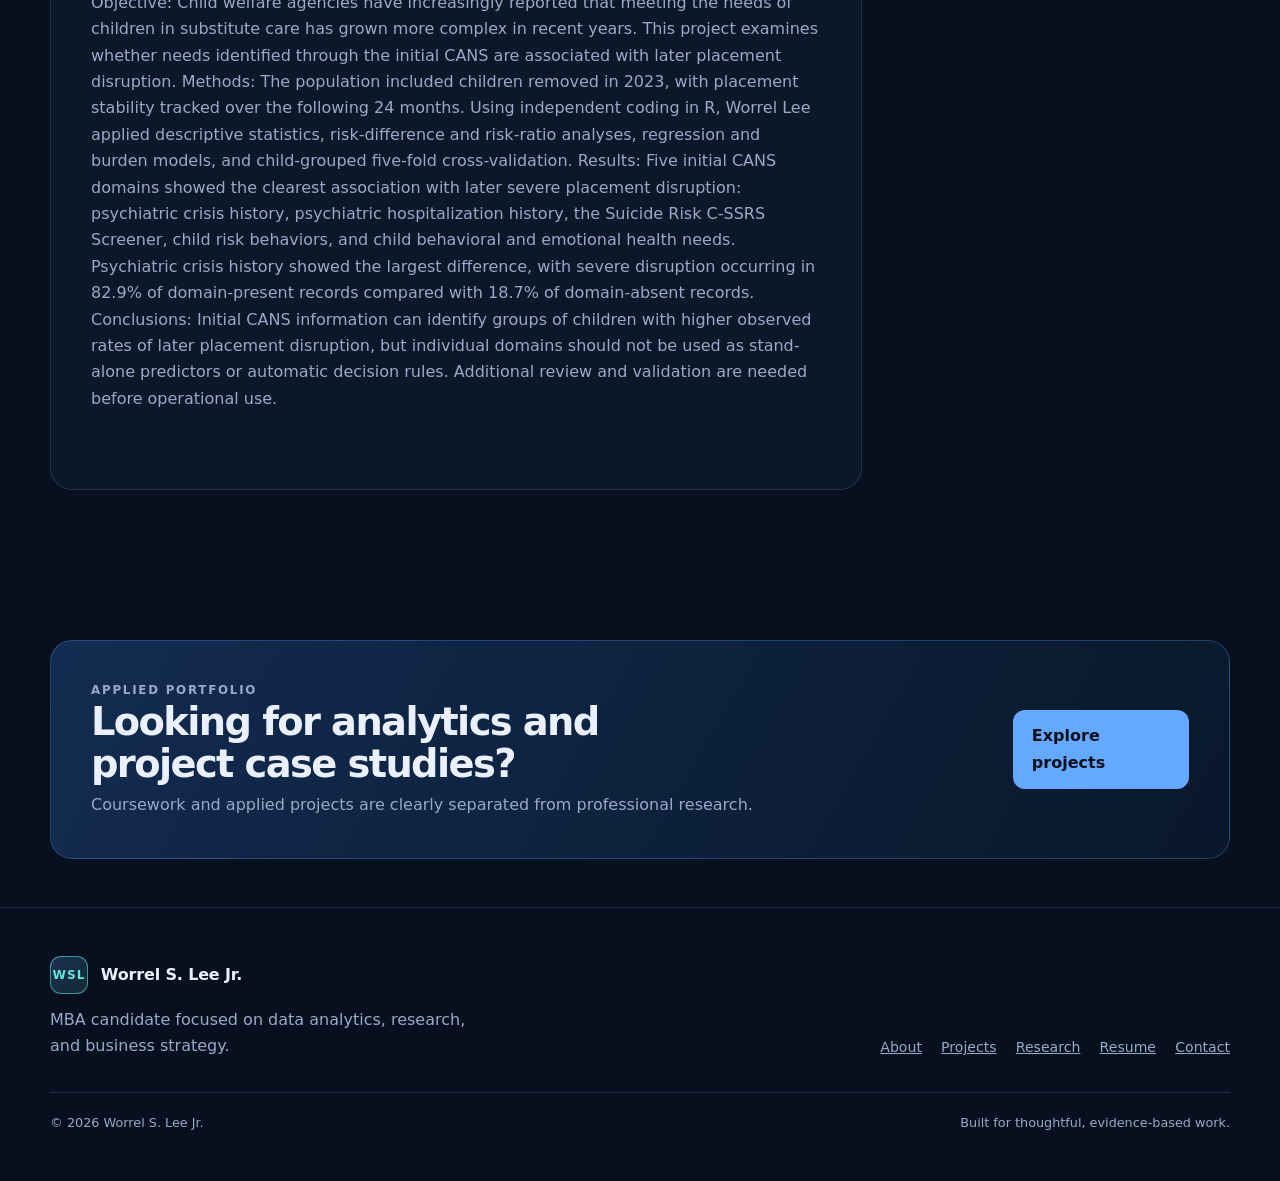
<file: research.html>
<!doctype html>
<html lang="en">
<head>
  <meta charset="utf-8"><meta name="viewport" content="width=device-width, initial-scale=1"><meta name="description" content="Professional research by Worrel S. Lee Jr. with the DFPS ACE Analytical Projects Team."><meta name="theme-color" content="#07101f">
  <title>Research & Publications | Worrel S. Lee Jr.</title><link rel="icon" href="assets/favicon.svg" type="image/svg+xml"><link rel="stylesheet" href="assets/styles.css"><script src="assets/site.js" defer></script><script src="assets/content.js" defer></script>
</head>
<body>
  <a class="skip-link" href="#main">Skip to content</a>
  <header class="site-header"><div class="nav-wrap"><a class="brand" href="index.html" aria-label="Worrel S. Lee Jr. home"><span class="brand-mark">WSL</span><span class="brand-name">Worrel S. Lee Jr.</span></a><button class="menu-button" type="button" aria-expanded="false" aria-controls="site-nav">Menu</button><nav class="site-nav" id="site-nav" aria-label="Primary navigation"><a href="index.html">Home</a><a href="about.html">About</a><a href="projects.html">Projects</a><a href="research.html" aria-current="page">Research</a><a href="resume.html">Resume</a><a class="nav-cta" href="contact.html">Contact</a></nav></div></header>
  <main id="main">
    <section class="page-hero"><div class="container"><div class="breadcrumb"><a href="index.html">Home</a><span>/</span><span>Research & Publications</span></div><p class="eyebrow">Professional research</p><h1 data-research="title">Initial CANS domains as indicators of reduced placement stability within 24 months.</h1><p class="lead">Research conducted through the <span data-research="team">DFPS ACE Analytical Projects Team</span>. This page describes the approved public scope without disclosing confidential data, protected findings, or unpublished material.</p></div></section>
    <section class="section"><div class="container research-layout">
      <div>
        <article class="research-panel reveal" id="managed-research-overview"><span class="tag research" data-research="team">DFPS ACE Analytical Projects Team</span><h2>Research overview</h2><p class="lead" data-research="overview">The project examines whether domains captured in an initial Child and Adolescent Needs and Strengths assessment may serve as indicators of reduced placement stability during the following 24 months.</p><p class="muted" data-research="publicNote">This wording is a portfolio-level description based on the available project title.</p></article>
        <article class="research-panel reveal"><p class="eyebrow">Research frame</p><h2>From assessment signal to longitudinal outcome</h2><dl class="definition-list" id="managed-research-fields"><div><dt>Population and setting</dt><dd>Placeholder for approved public details.</dd></div></dl></article>
        <article class="research-panel reveal"><p class="eyebrow">Publication</p><h2>Abstract and citation</h2><div id="managed-publications"><div class="notice"><strong>Publication text pending.</strong> Add the exact approved abstract and full citation only after confirming public-release permission.</div></div></article>
      </div>
      <aside>
        <div class="research-panel sticky-aside"><p class="eyebrow">Classification</p><dl class="definition-list"><div><dt>Work type</dt><dd>Professional research</dd></div><div><dt>Team</dt><dd data-research="team">DFPS ACE Analytical Projects Team</dd></div><div><dt>Topic</dt><dd>CANS domains and placement stability</dd></div><div><dt>Outcome window</dt><dd>24 months</dd></div><div><dt>Publication status</dt><dd data-research="publicationStatus">To be verified</dd></div></dl></div>
      </aside>
    </div></section>
    <section class="section-tight"><div class="container cta-band"><div><p class="eyebrow">Applied portfolio</p><h2>Looking for analytics and project case studies?</h2><p>Coursework and applied projects are clearly separated from professional research.</p></div><a class="button" href="projects.html">Explore projects</a></div></section>
  </main>
  <footer class="site-footer"><div class="container"><div class="footer-grid"><div class="footer-brand"><a class="brand" href="index.html"><span class="brand-mark">WSL</span><span>Worrel S. Lee Jr.</span></a><p>MBA candidate focused on data analytics, research, and business strategy.</p></div><nav class="footer-nav" aria-label="Footer navigation"><a href="about.html">About</a><a href="projects.html">Projects</a><a href="research.html">Research</a><a href="resume.html">Resume</a><a href="contact.html">Contact</a></nav></div><div class="footer-bottom"><span>© <span data-year></span> Worrel S. Lee Jr.</span><span>Built for thoughtful, evidence-based work.</span></div></div></footer>
</body>
</html>
</file>
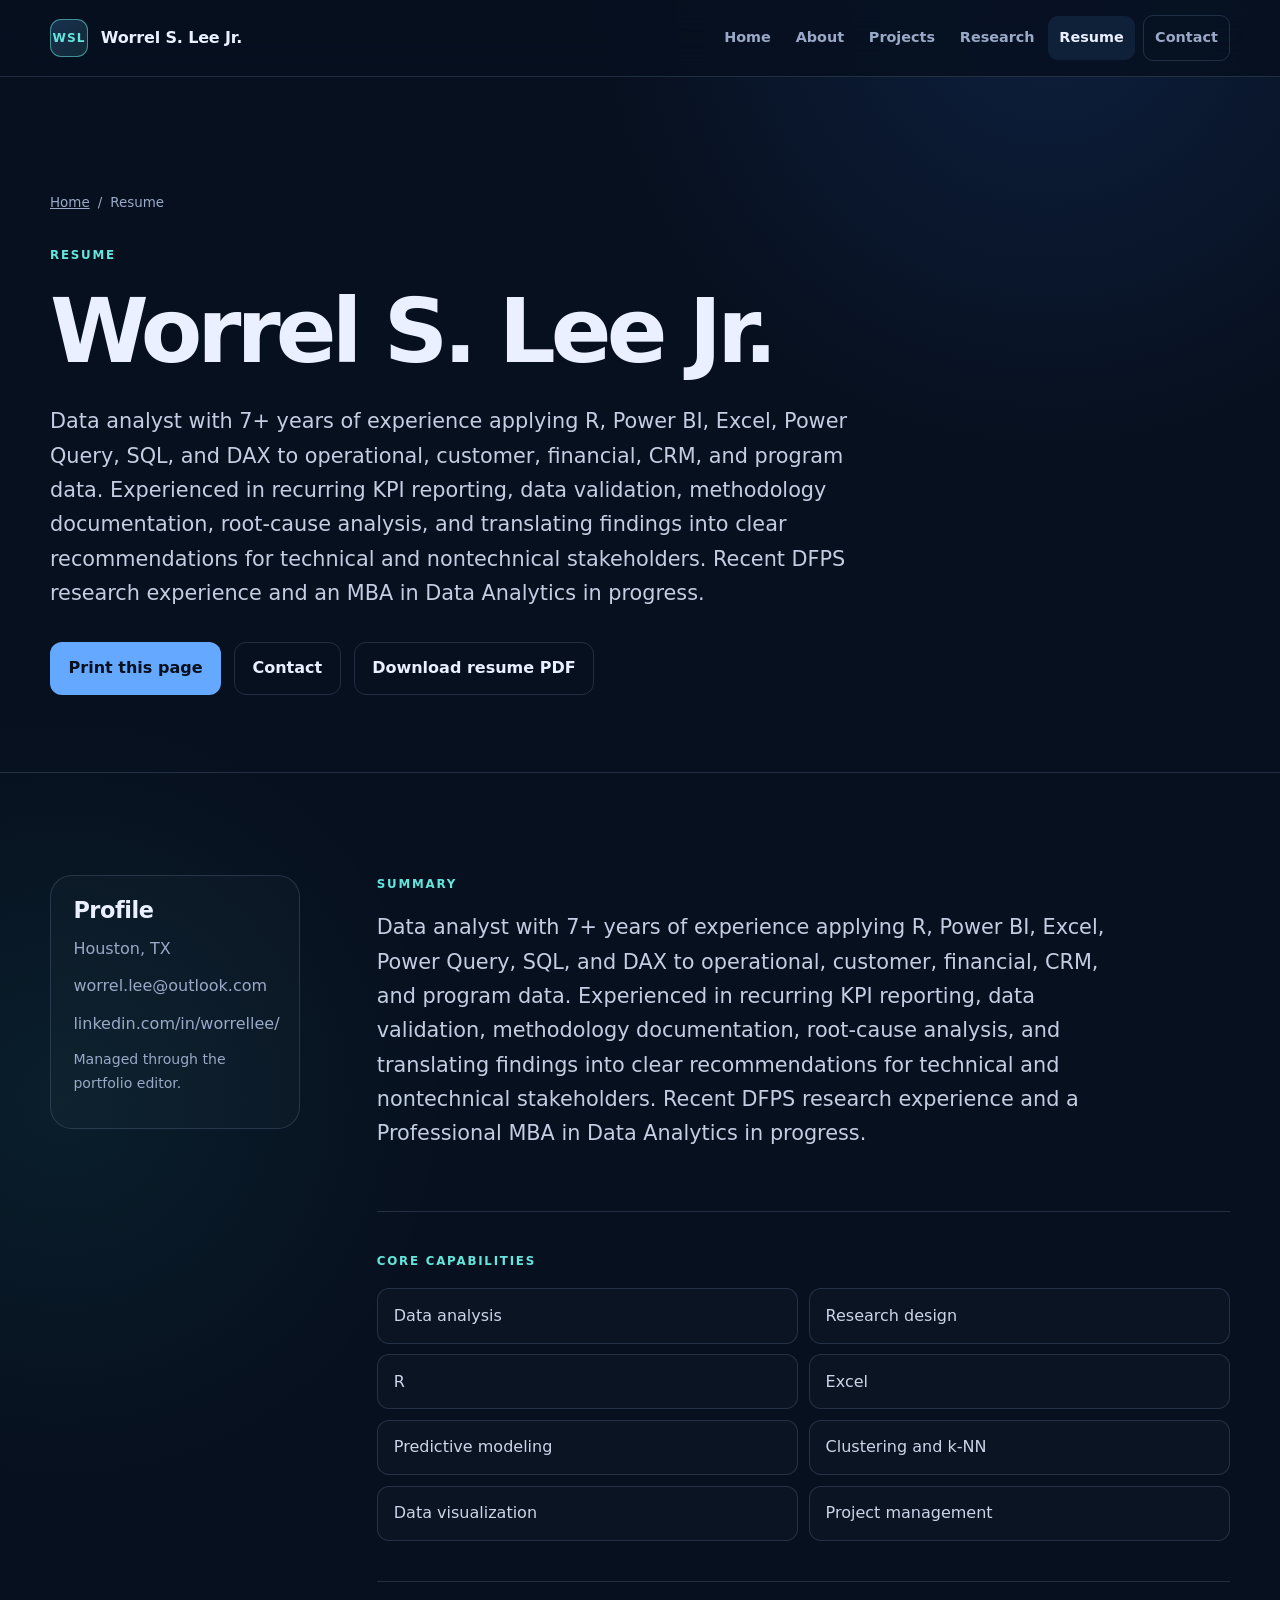
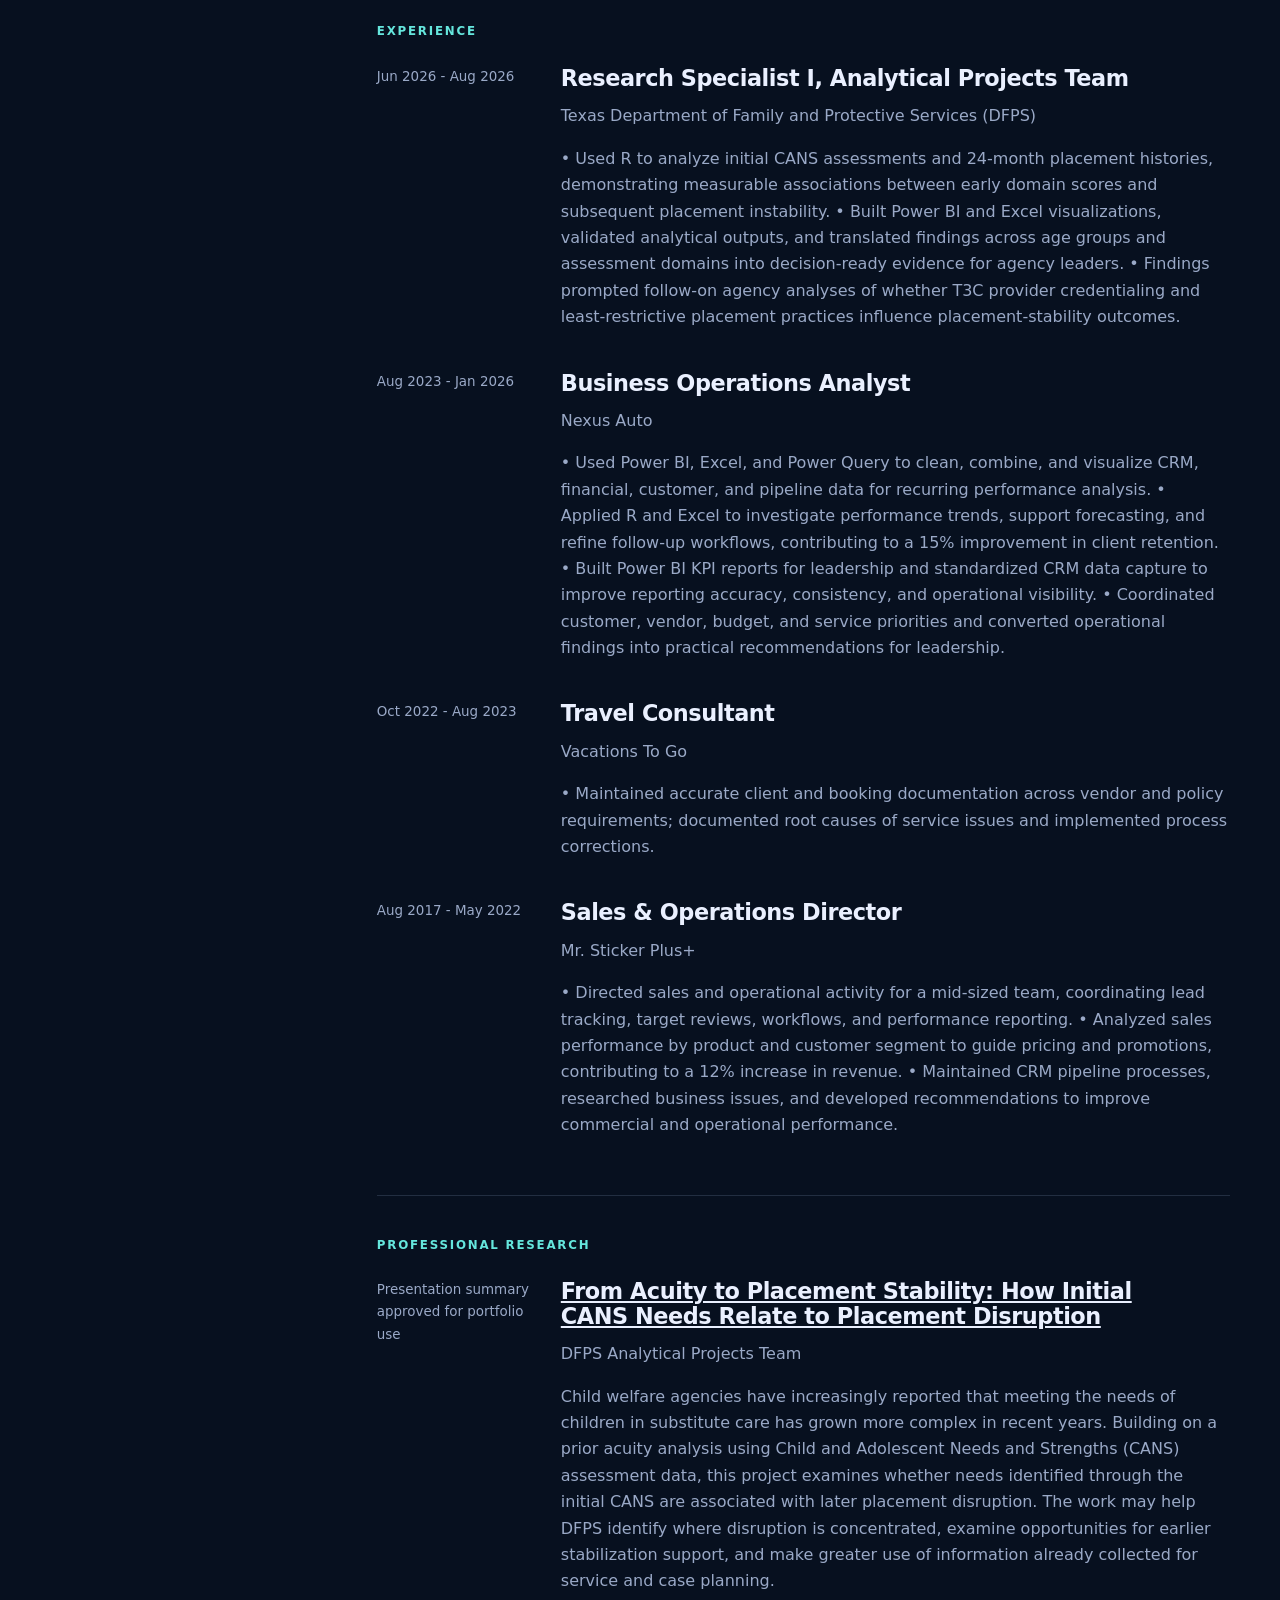
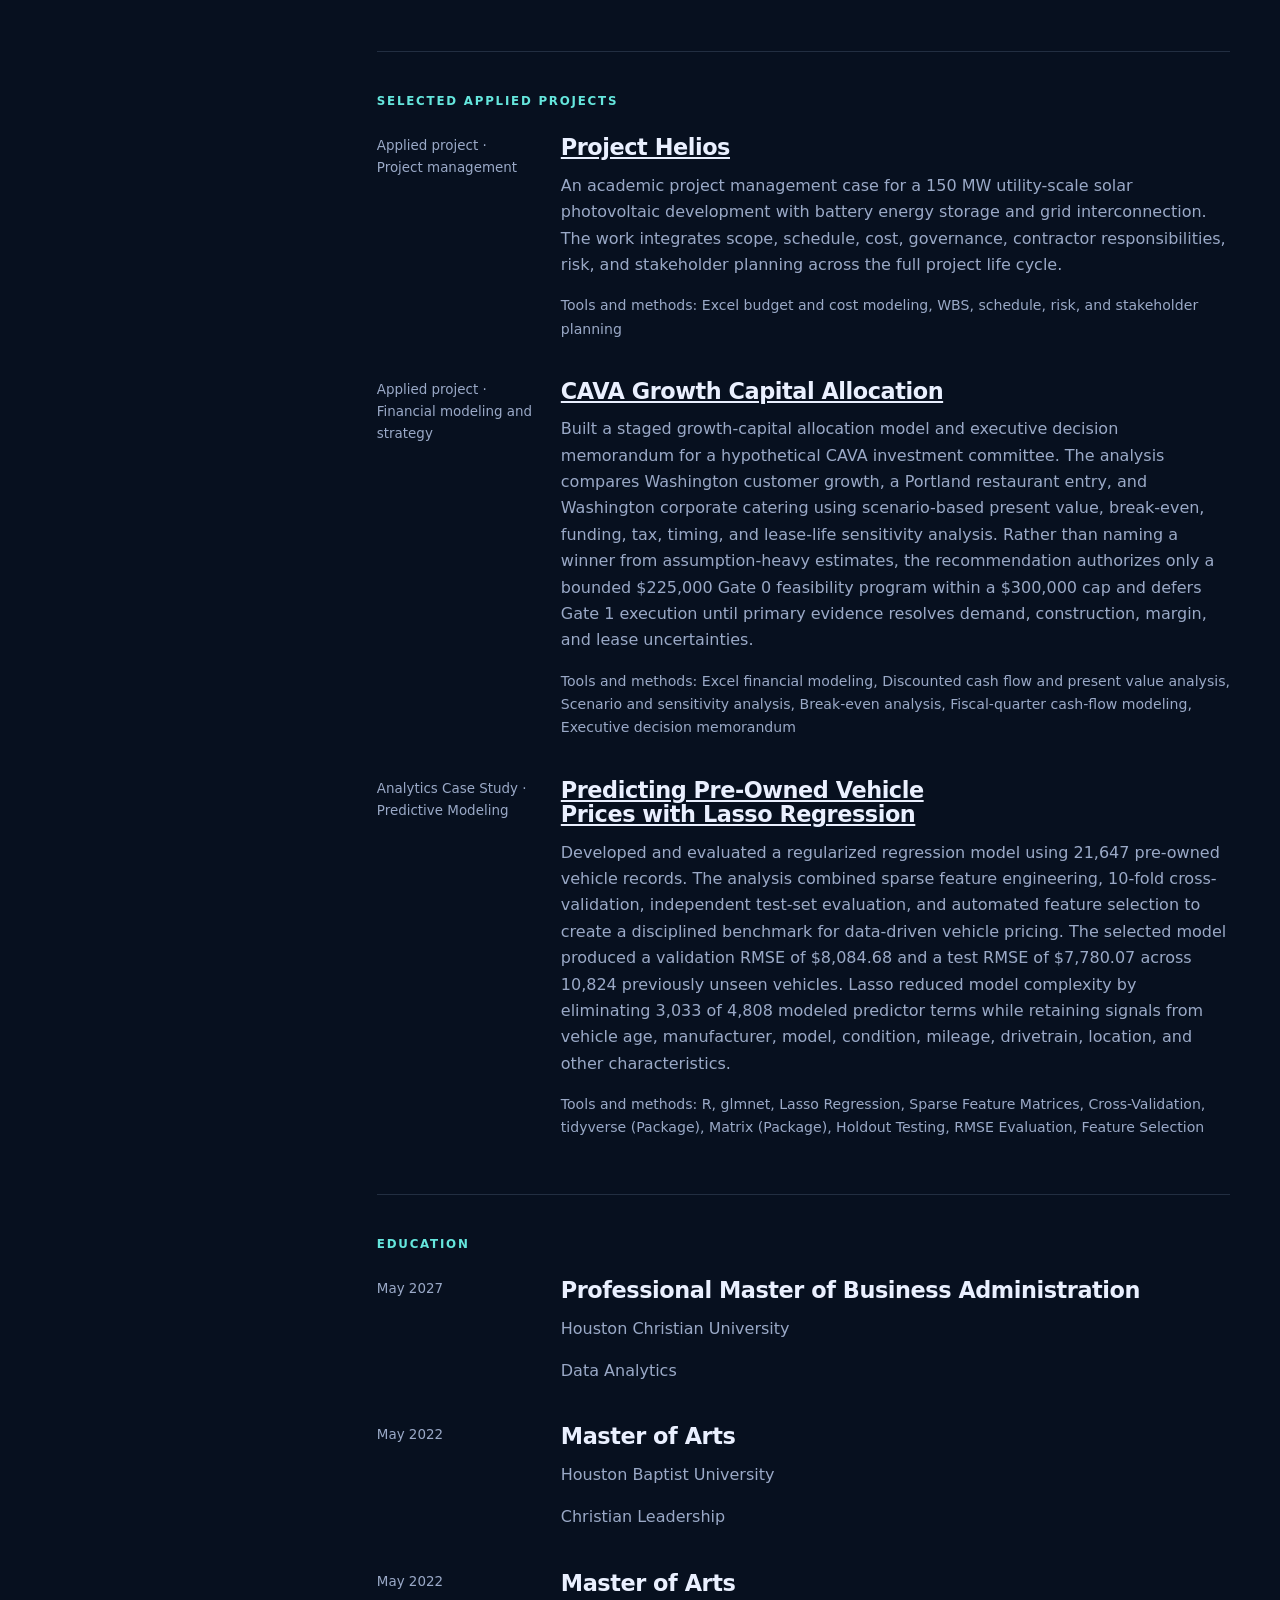
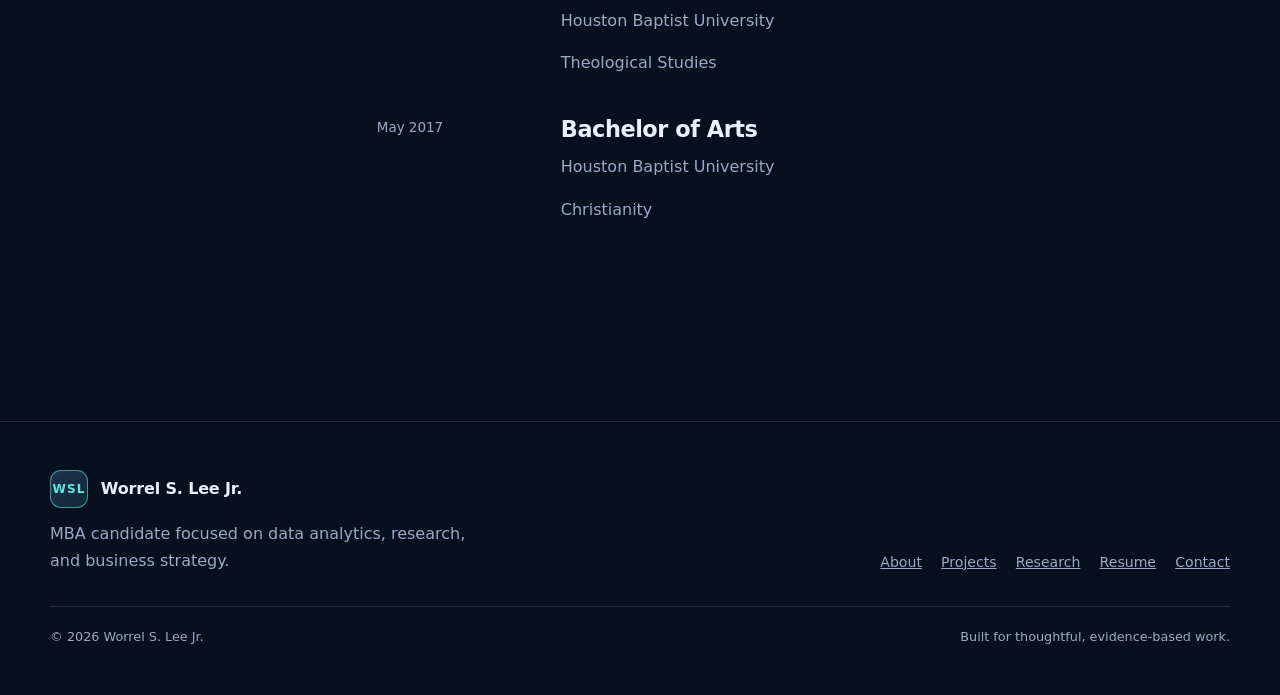
<file: resume.html>
<!doctype html>
<html lang="en">
<head>
  <meta charset="utf-8"><meta name="viewport" content="width=device-width, initial-scale=1"><meta name="description" content="Resume profile for Worrel S. Lee Jr., MBA candidate focused on analytics, research, and strategy."><meta name="theme-color" content="#07101f">
  <title>Resume | Worrel S. Lee Jr.</title><link rel="icon" href="assets/favicon.svg" type="image/svg+xml"><link rel="stylesheet" href="assets/styles.css"><script src="assets/site.js" defer></script><script src="assets/content.js" defer></script>
</head>
<body>
  <a class="skip-link" href="#main">Skip to content</a>
  <header class="site-header"><div class="nav-wrap"><a class="brand" href="index.html" aria-label="Worrel S. Lee Jr. home"><span class="brand-mark">WSL</span><span class="brand-name">Worrel S. Lee Jr.</span></a><button class="menu-button" type="button" aria-expanded="false" aria-controls="site-nav">Menu</button><nav class="site-nav" id="site-nav" aria-label="Primary navigation"><a href="index.html">Home</a><a href="about.html">About</a><a href="projects.html">Projects</a><a href="research.html">Research</a><a href="resume.html" aria-current="page">Resume</a><a class="nav-cta" href="contact.html">Contact</a></nav></div></header>
  <main id="main">
    <section class="page-hero"><div class="container"><div class="breadcrumb"><a href="index.html">Home</a><span>/</span><span>Resume</span></div><p class="eyebrow">Resume</p><h1 data-profile="name">Worrel S. Lee Jr.</h1><p class="lead" data-profile="role">MBA candidate focused on data analytics, research, and business strategy.</p><div class="actions"><button class="button" type="button" onclick="window.print()">Print this page</button><a class="button secondary" href="contact.html">Contact</a><a class="button secondary" id="managed-resume-document" href="#" hidden>Download resume PDF</a></div></div></section>
    <section class="section"><div class="container resume-layout">
      <aside><div class="resume-contact"><h3>Profile</h3><p id="managed-resume-location">[City, State]</p><p id="managed-resume-email">[Professional email]</p><p id="managed-resume-linkedin">[LinkedIn URL]</p><p id="managed-resume-github">[GitHub URL]</p><p class="small">Managed through the portfolio editor.</p></div></aside>
      <div>
        <section class="resume-section"><p class="eyebrow">Summary</p><p class="lead" id="managed-resume-summary">MBA candidate with applied experience across data analysis, research, project planning, and business communication.</p></section>
        <section class="resume-section"><p class="eyebrow">Core capabilities</p><div class="skill-list" id="managed-resume-skills"><div class="skill-pill">Data analysis</div><div class="skill-pill">Research design</div></div></section>
        <section class="resume-section"><p class="eyebrow">Experience</p><div id="managed-experience"><div class="notice"><strong>Professional history pending.</strong> Add verified details using the portfolio editor.</div></div></section>
        <section class="resume-section"><p class="eyebrow">Professional research</p><div id="managed-resume-research"><div class="notice">Professional research details are loading.</div></div></section>
        <section class="resume-section"><p class="eyebrow">Selected applied projects</p><div id="managed-resume-projects"><div class="notice">Selected project details are loading.</div></div></section>
        <section class="resume-section"><p class="eyebrow">Education</p><div id="managed-education"><div class="resume-entry"><time>[Expected date]</time><div><h3>Master of Business Administration, Candidate</h3><p>[University name]</p></div></div></div></section>
      </div>
    </div></section>
  </main>
  <footer class="site-footer"><div class="container"><div class="footer-grid"><div class="footer-brand"><a class="brand" href="index.html"><span class="brand-mark">WSL</span><span>Worrel S. Lee Jr.</span></a><p>MBA candidate focused on data analytics, research, and business strategy.</p></div><nav class="footer-nav" aria-label="Footer navigation"><a href="about.html">About</a><a href="projects.html">Projects</a><a href="research.html">Research</a><a href="resume.html">Resume</a><a href="contact.html">Contact</a></nav></div><div class="footer-bottom"><span>© <span data-year></span> Worrel S. Lee Jr.</span><span>Built for thoughtful, evidence-based work.</span></div></div></footer>
</body>
</html>
</file>
<file: assets/styles.css>
:root {
  --ink: #eaf0ff;
  --muted: #9aa9c7;
  --paper: #07101f;
  --panel: #0c1729;
  --panel-2: #101e34;
  --line: rgba(153, 180, 222, 0.18);
  --blue: #64a8ff;
  --cyan: #65e6dd;
  --warm: #ffcb77;
  --success: #7ee2a8;
  --max: 1180px;
  --radius: 22px;
  --shadow: 0 22px 70px rgba(0, 0, 0, 0.26);
}

* { box-sizing: border-box; }
[hidden] { display: none !important; }
html { scroll-behavior: smooth; }
body {
  margin: 0;
  min-width: 320px;
  background:
    radial-gradient(circle at 82% 0%, rgba(49, 111, 220, 0.16), transparent 28rem),
    radial-gradient(circle at 5% 20%, rgba(44, 217, 205, 0.07), transparent 24rem),
    var(--paper);
  color: var(--ink);
  font-family: Inter, ui-sans-serif, system-ui, -apple-system, BlinkMacSystemFont, "Segoe UI", sans-serif;
  font-size: 16px;
  line-height: 1.65;
  text-rendering: optimizeLegibility;
}

a { color: inherit; }
img, svg { display: block; max-width: 100%; }
button, input, textarea { font: inherit; }
button, a { -webkit-tap-highlight-color: transparent; }
:focus-visible { outline: 3px solid var(--cyan); outline-offset: 4px; }

.skip-link {
  position: fixed;
  top: 1rem;
  left: 1rem;
  z-index: 1000;
  padding: .7rem 1rem;
  background: var(--cyan);
  color: #041018;
  border-radius: 10px;
  transform: translateY(-180%);
  transition: transform .2s ease;
  font-weight: 800;
}
.skip-link:focus { transform: translateY(0); }

.site-header {
  position: sticky;
  top: 0;
  z-index: 100;
  background: rgba(7, 16, 31, 0.84);
  backdrop-filter: blur(18px);
  border-bottom: 1px solid var(--line);
}

.nav-wrap {
  width: min(calc(100% - 2rem), var(--max));
  min-height: 76px;
  margin: 0 auto;
  display: flex;
  align-items: center;
  justify-content: space-between;
  gap: 2rem;
}

.brand {
  display: inline-flex;
  align-items: center;
  gap: .8rem;
  text-decoration: none;
  font-weight: 800;
  letter-spacing: -.01em;
}
.brand-mark {
  width: 38px;
  height: 38px;
  display: grid;
  place-items: center;
  border: 1px solid rgba(101, 230, 221, .55);
  border-radius: 11px;
  background: linear-gradient(135deg, rgba(100,168,255,.22), rgba(101,230,221,.12));
  color: var(--cyan);
  font-size: .76rem;
  letter-spacing: .08em;
}

.site-nav { display: flex; align-items: center; gap: .15rem; }
.site-nav a {
  color: var(--muted);
  text-decoration: none;
  padding: .65rem .7rem;
  border-radius: 10px;
  font-size: .9rem;
  font-weight: 650;
  transition: color .2s ease, background .2s ease;
}
.site-nav a:hover,
.site-nav a[aria-current="page"] { color: var(--ink); background: rgba(100,168,255,.1); }
.nav-cta { border: 1px solid var(--line); margin-left: .35rem; }
.menu-button {
  display: none;
  border: 1px solid var(--line);
  color: var(--ink);
  background: transparent;
  border-radius: 10px;
  padding: .55rem .7rem;
}

main { overflow: hidden; }
.container { width: min(calc(100% - 2rem), var(--max)); margin-inline: auto; }
.section { padding: clamp(4.5rem, 8vw, 7rem) 0; }
.section-tight { padding: 3rem 0; }
.eyebrow {
  margin: 0 0 1rem;
  color: var(--cyan);
  text-transform: uppercase;
  letter-spacing: .15em;
  font-size: .74rem;
  font-weight: 850;
}
h1, h2, h3, p { margin-top: 0; }
h1, h2, h3 { line-height: 1.1; text-wrap: balance; }
h1 { font-size: clamp(3rem, 7vw, 6.4rem); letter-spacing: -.055em; margin-bottom: 1.5rem; }
h2 { font-size: clamp(2.1rem, 4.5vw, 3.8rem); letter-spacing: -.042em; margin-bottom: 1.25rem; }
h3 { font-size: clamp(1.15rem, 2vw, 1.4rem); letter-spacing: -.02em; margin-bottom: .8rem; }
.lead { max-width: 740px; color: #c3cee3; font-size: clamp(1.08rem, 2vw, 1.3rem); line-height: 1.65; }
.muted { color: var(--muted); }
.small { font-size: .88rem; }
.accent { color: var(--cyan); }

.hero { padding: clamp(5rem, 10vw, 9rem) 0 4rem; position: relative; }
.hero-grid { display: grid; grid-template-columns: minmax(0, 1.25fr) minmax(280px, .75fr); align-items: end; gap: clamp(2rem, 6vw, 6rem); }
.hero h1 span {
  display: block;
  color: transparent;
  -webkit-text-fill-color: transparent;
  -webkit-text-stroke: 1px rgba(234,240,255,.62);
  text-rendering: geometricPrecision;
}
.hero h1 .headline-solid { color: var(--ink); -webkit-text-fill-color: var(--ink); -webkit-text-stroke: 0; }
.hero-copy .lead { max-width: 680px; }
.actions { display: flex; flex-wrap: wrap; align-items: center; gap: .8rem; margin-top: 2rem; }
.button {
  display: inline-flex;
  align-items: center;
  justify-content: center;
  gap: .55rem;
  min-height: 48px;
  padding: .75rem 1.1rem;
  border-radius: 12px;
  background: var(--blue);
  color: #06101d;
  text-decoration: none;
  font-weight: 800;
  border: 1px solid transparent;
  transition: transform .2s ease, box-shadow .2s ease, background .2s ease;
}
.button:hover { transform: translateY(-2px); box-shadow: 0 12px 28px rgba(100,168,255,.2); }
.button.secondary { background: transparent; color: var(--ink); border-color: var(--line); }
.button.secondary:hover { background: rgba(255,255,255,.04); box-shadow: none; }

.signal-card {
  border: 1px solid var(--line);
  border-radius: var(--radius);
  background: linear-gradient(160deg, rgba(16,30,52,.96), rgba(8,20,36,.82));
  box-shadow: var(--shadow);
  overflow: hidden;
}
.signal-head { padding: 1.2rem 1.3rem; display: flex; align-items: center; justify-content: space-between; border-bottom: 1px solid var(--line); }
.signal-head p { margin: 0; font-size: .78rem; color: var(--muted); font-weight: 750; letter-spacing: .08em; text-transform: uppercase; }
.workflow-kicker { color: var(--cyan); font-size: .78rem; font-weight: 800; text-align: right; }
.workflow-steps, .case-framework ol { list-style: none; margin: 0; padding: 0; counter-reset: workflow; }
.workflow-steps { padding: .55rem 1.5rem 1.5rem; }
.workflow-steps li, .case-framework li { counter-increment: workflow; display: grid; grid-template-columns: 42px 82px 1fr; gap: .8rem; align-items: start; padding: 1.15rem 0; border-bottom: 1px solid var(--line); }
.workflow-steps li:last-child, .case-framework li:last-child { border-bottom: 0; }
.workflow-steps li::before, .case-framework li::before { content: "0" counter(workflow); color: var(--cyan); font-size: .76rem; font-weight: 850; padding-top: .12rem; }
.workflow-steps strong, .case-framework strong { color: var(--ink); }
.workflow-steps span, .case-framework span { color: var(--muted); font-size: .86rem; line-height: 1.5; }
.signal-dots { display: flex; gap: .35rem; }
.signal-dots i { width: 6px; height: 6px; border-radius: 50%; background: var(--blue); opacity: .42; }
.signal-dots i:nth-child(2) { background: var(--cyan); opacity: .8; }
.signal-body { padding: 1.5rem; }
.metric { display: flex; align-items: baseline; justify-content: space-between; gap: 1rem; padding: .85rem 0; border-bottom: 1px solid var(--line); }
.metric:last-child { border-bottom: 0; }
.metric strong { color: var(--ink); font-size: .94rem; }
.metric span { color: var(--muted); font-size: .8rem; text-align: right; }
.sparkline { height: 90px; margin-bottom: 1rem; }
.sparkline polyline { fill: none; stroke: var(--cyan); stroke-width: 3; stroke-linecap: round; stroke-linejoin: round; }
.sparkline .area { fill: url(#sparkFill); stroke: none; }
.sparkline .grid { stroke: rgba(153,180,222,.12); stroke-width: 1; }

.proof-strip { border-top: 1px solid var(--line); border-bottom: 1px solid var(--line); }
.proof-grid { display: grid; grid-template-columns: repeat(4, 1fr); }
.proof-item { padding: 1.45rem 1.3rem; border-left: 1px solid var(--line); }
.proof-item:first-child { border-left: 0; }
.proof-item strong { display: block; font-size: 1rem; }
.proof-item span { color: var(--muted); font-size: .83rem; }

.section-head { display: flex; align-items: end; justify-content: space-between; gap: 2rem; margin-bottom: 2.4rem; }
.section-head > div { max-width: 760px; }
.text-link { color: var(--cyan); text-decoration-thickness: 1px; text-underline-offset: .35rem; font-weight: 750; white-space: nowrap; }

.cards { display: grid; grid-template-columns: repeat(12, 1fr); gap: 1rem; }
.card {
  grid-column: span 4;
  min-height: 300px;
  padding: 1.55rem;
  display: flex;
  flex-direction: column;
  border: 1px solid var(--line);
  border-radius: var(--radius);
  background: rgba(12,23,41,.74);
  position: relative;
  overflow: hidden;
  transition: transform .24s ease, border-color .24s ease, background .24s ease;
}
.card:hover { transform: translateY(-5px); border-color: rgba(100,168,255,.5); background: var(--panel); }
.card.featured { grid-column: span 8; background: linear-gradient(135deg, rgba(22,50,91,.9), rgba(10,25,43,.88)); }
.card::after { content: ""; position: absolute; width: 130px; height: 130px; border: 1px solid rgba(101,230,221,.14); border-radius: 50%; right: -55px; bottom: -65px; }
.card .tag, .tag {
  width: fit-content;
  margin-bottom: 2.6rem;
  padding: .28rem .55rem;
  border: 1px solid rgba(100,168,255,.3);
  border-radius: 999px;
  color: var(--blue);
  font-size: .72rem;
  line-height: 1.4;
  font-weight: 800;
  letter-spacing: .07em;
  text-transform: uppercase;
}
.tag.research { color: var(--cyan); border-color: rgba(101,230,221,.3); }
.card p { color: var(--muted); }
.card .card-link { margin-top: auto; text-decoration: none; font-weight: 800; color: var(--ink); }
.card .card-link span { color: var(--cyan); margin-left: .25rem; }
.card.has-preview { min-height: 520px; }
.home-presentation { margin: 1rem 0 1.15rem; overflow: hidden; border: 1px solid rgba(101,230,221,.24); border-radius: 14px; background: #fff; position: relative; z-index: 1; }
.home-presentation-frame { display: block; width: 100%; aspect-ratio: 16 / 9; min-height: 260px; border: 0; background: #fff; }

.capability-grid { display: grid; grid-template-columns: .8fr 1.2fr; gap: clamp(2rem, 7vw, 7rem); align-items: start; }
.skill-list { display: grid; grid-template-columns: repeat(2, 1fr); gap: .65rem; }
.skill-pill { padding: .85rem 1rem; border: 1px solid var(--line); border-radius: 12px; color: #cad5e8; background: rgba(255,255,255,.018); }
.principles { counter-reset: item; }
.principle { display: grid; grid-template-columns: 44px 1fr; gap: 1.2rem; padding: 1.5rem 0; border-bottom: 1px solid var(--line); }
.principle::before { counter-increment: item; content: "0" counter(item); color: var(--cyan); font-weight: 800; font-size: .8rem; padding-top: .2rem; }
.principle p { color: var(--muted); margin: 0; }

.page-hero { padding: clamp(4rem, 9vw, 8rem) 0 clamp(3rem, 6vw, 5rem); border-bottom: 1px solid var(--line); }
.page-hero h1 { max-width: 990px; }
.page-hero .lead { max-width: 820px; }
.breadcrumb { display: flex; gap: .5rem; color: var(--muted); font-size: .84rem; margin-bottom: 2rem; }
.breadcrumb a { color: var(--muted); }

.split { display: grid; grid-template-columns: .72fr 1.28fr; gap: clamp(2.5rem, 8vw, 8rem); }
.sticky-aside { position: sticky; top: 110px; align-self: start; }
.portrait-placeholder {
  aspect-ratio: 4 / 5;
  max-width: 360px;
  display: grid;
  place-items: end start;
  padding: 1.5rem;
  border: 1px dashed rgba(153,180,222,.35);
  border-radius: var(--radius);
  background: linear-gradient(145deg, rgba(100,168,255,.12), rgba(101,230,221,.04));
  color: var(--muted);
  font-size: .84rem;
}
.rich-copy { max-width: 760px; }
.rich-copy p { color: #bdc9de; font-size: 1.06rem; }
.values { margin-top: 2.5rem; display: grid; grid-template-columns: repeat(2, 1fr); gap: 1rem; }
.value { padding: 1.25rem; border-top: 2px solid var(--blue); background: rgba(255,255,255,.02); }
.value p { font-size: .94rem; margin-bottom: 0; }

.filters { display: flex; flex-wrap: wrap; gap: .6rem; margin-bottom: 2rem; }
.filter-button { border: 1px solid var(--line); border-radius: 999px; padding: .55rem .9rem; background: transparent; color: var(--muted); cursor: pointer; font-weight: 700; }
.filter-button:hover, .filter-button.active { color: #06101d; background: var(--cyan); border-color: var(--cyan); }
.project-grid { display: grid; grid-template-columns: repeat(2, 1fr); gap: 1rem; }
.project-card { padding: clamp(1.4rem, 3vw, 2.1rem); border: 1px solid var(--line); border-radius: var(--radius); background: rgba(12,23,41,.76); }
.project-card[hidden] { display: none; }
.project-card .meta { display: flex; flex-wrap: wrap; gap: .4rem 1rem; margin: 1.3rem 0; color: var(--muted); font-size: .84rem; }
.project-card ul { color: #bdc9de; padding-left: 1.15rem; }
.project-card li + li { margin-top: .45rem; }
.project-card .placeholder { margin-top: 1.4rem; padding: .8rem 1rem; background: rgba(255,203,119,.07); border-left: 3px solid var(--warm); color: #dfc99f; font-size: .84rem; }
.tool-row { display: flex; flex-wrap: wrap; gap: .45rem; margin: 0 0 1.35rem; }
.tool-chip { padding: .28rem .55rem; border-radius: 999px; background: rgba(100,168,255,.09); color: #adcdf5; font-size: .78rem; }
.project-gallery { display: grid; grid-template-columns: repeat(2, 1fr); gap: .7rem; margin-top: 1.4rem; }
.project-gallery img { width: 100%; aspect-ratio: 16 / 10; object-fit: cover; border-radius: 12px; border: 1px solid var(--line); background: var(--panel-2); }
.project-resources { margin-top: 1.4rem; padding-top: 1.25rem; border-top: 1px solid var(--line); }
.project-presentation { margin-top: 1.4rem; padding-top: 1.25rem; border-top: 1px solid var(--line); }
.presentation-frame { display: block; width: 100%; aspect-ratio: 16 / 9; min-height: 360px; border: 1px solid rgba(101,230,221,.28); border-radius: 14px; background: #fff; box-shadow: 0 18px 48px rgba(0,0,0,.22); }
.presentation-note { margin: .7rem 0 0; color: var(--muted); font-size: .84rem; }
.resource-links { display: flex; flex-wrap: wrap; gap: .55rem; }
.resource-link { display: inline-flex; align-items: center; min-height: 40px; padding: .5rem .75rem; border: 1px solid rgba(101,230,221,.3); border-radius: 10px; color: var(--cyan); text-decoration: none; font-size: .83rem; font-weight: 750; }
.resource-link:hover { background: rgba(101,230,221,.08); }
.profile-photo { width: 100%; max-width: 360px; aspect-ratio: 4 / 5; object-fit: cover; border-radius: var(--radius); border: 1px solid var(--line); }
.publication-entry { padding: 1.3rem 0; border-bottom: 1px solid var(--line); }
.publication-entry:last-child { border-bottom: 0; }
.publication-citation { color: #c6d3e8; }

.case-hero { display: grid; grid-template-columns: 1.15fr .85fr; gap: 2rem; align-items: end; }
.case-framework { min-height: 320px; padding: 1.55rem; border-radius: var(--radius); background: linear-gradient(150deg, rgba(16,30,52,.96), rgba(8,20,36,.84)); border: 1px solid var(--line); }
.case-framework h2 { font-size: clamp(1.45rem, 2.5vw, 2rem); margin-bottom: .8rem; }
.case-framework li { grid-template-columns: 34px 76px 1fr; padding: .9rem 0; }

.research-layout { display: grid; grid-template-columns: minmax(0, 1fr) 320px; gap: 3rem; }
.research-panel { padding: clamp(1.5rem, 4vw, 2.5rem); border: 1px solid var(--line); border-radius: var(--radius); background: var(--panel); }
.research-panel + .research-panel { margin-top: 1rem; }
.notice { padding: 1rem 1.1rem; border: 1px solid rgba(255,203,119,.27); border-radius: 14px; background: rgba(255,203,119,.06); color: #e5cfaa; }
.definition-list { margin: 0; }
.definition-list div { padding: 1.1rem 0; border-bottom: 1px solid var(--line); }
.definition-list div:last-child { border-bottom: 0; }
.definition-list dt { font-weight: 800; }
.definition-list dd { margin: .25rem 0 0; color: var(--muted); }

.resume-layout { display: grid; grid-template-columns: 250px 1fr; gap: clamp(2rem, 6vw, 6rem); }
.resume-contact { padding: 1.4rem; border: 1px solid var(--line); border-radius: var(--radius); background: rgba(255,255,255,.02); }
.resume-contact p { color: var(--muted); margin-bottom: .7rem; }
.resume-section { padding-bottom: 2.5rem; margin-bottom: 2.5rem; border-bottom: 1px solid var(--line); }
.resume-section:last-child { border-bottom: 0; }
.resume-entry { display: grid; grid-template-columns: 160px 1fr; gap: 1.5rem; margin-top: 1.5rem; }
.resume-entry time { color: var(--muted); font-size: .84rem; }
.resume-entry p { color: var(--muted); }

.contact-grid { display: grid; grid-template-columns: 1.1fr .9fr; gap: 1rem; }
.contact-panel { padding: clamp(1.5rem, 4vw, 2.5rem); border: 1px solid var(--line); border-radius: var(--radius); background: rgba(12,23,41,.75); }
.contact-option { display: flex; justify-content: space-between; gap: 1rem; align-items: center; padding: 1rem 0; border-bottom: 1px solid var(--line); }
.contact-option:last-child { border-bottom: 0; }
.contact-option span { color: var(--muted); font-size: .85rem; }
.role-list { display: grid; gap: .15rem; }
.role-item { position: relative; padding: .85rem 0 .85rem 1.25rem; border-bottom: 1px solid var(--line); color: #cad5e8; }
.role-item:last-child { border-bottom: 0; }
.role-item::before { content: ""; position: absolute; left: 0; top: 1.42rem; width: 6px; height: 6px; border-radius: 50%; background: var(--cyan); }
.contact-actions { display: grid; grid-template-columns: repeat(2, minmax(0, 1fr)); gap: .75rem; margin-top: 1.5rem; }
.contact-action { min-height: 112px; padding: 1rem; display: flex; flex-direction: column; justify-content: space-between; gap: .9rem; border: 1px solid var(--line); border-radius: 14px; background: rgba(255,255,255,.02); text-decoration: none; transition: transform .2s ease, border-color .2s ease, background .2s ease; }
.contact-action:hover { transform: translateY(-2px); border-color: rgba(101,230,221,.5); background: rgba(101,230,221,.055); }
.contact-action span { color: var(--cyan); font-size: .74rem; font-weight: 850; letter-spacing: .1em; text-transform: uppercase; }
.contact-action strong { overflow-wrap: anywhere; font-size: .96rem; }
.availability { display: inline-flex; align-items: center; gap: .55rem; color: #c5d1e6; }
.availability::before { content: ""; width: 9px; height: 9px; border-radius: 50%; background: var(--success); box-shadow: 0 0 0 5px rgba(126,226,168,.1); }

.cta-band { padding: 2.5rem; display: flex; align-items: center; justify-content: space-between; gap: 2rem; border: 1px solid rgba(100,168,255,.28); border-radius: var(--radius); background: linear-gradient(120deg, rgba(30,67,123,.55), rgba(10,28,47,.7)); }
.cta-band h2 { font-size: clamp(1.6rem, 3vw, 2.4rem); margin-bottom: .4rem; }
.cta-band p { margin: 0; color: var(--muted); }

.site-footer { padding: 3rem 0; border-top: 1px solid var(--line); }
.footer-grid { display: grid; grid-template-columns: 1fr auto; align-items: end; gap: 2rem; }
.footer-brand { max-width: 420px; }
.footer-brand p { color: var(--muted); margin: .8rem 0 0; }
.footer-nav { display: flex; flex-wrap: wrap; justify-content: flex-end; gap: .7rem 1.2rem; }
.footer-nav a { color: var(--muted); font-size: .88rem; }
.footer-bottom { display: flex; justify-content: space-between; gap: 1rem; margin-top: 2rem; padding-top: 1.2rem; border-top: 1px solid var(--line); color: var(--muted); font-size: .8rem; }

.reveal { opacity: 0; transform: translateY(16px); transition: opacity .55s ease, transform .55s ease; }
.reveal.visible { opacity: 1; transform: translateY(0); }

@media (prefers-reduced-motion: reduce) {
  *, *::before, *::after { scroll-behavior: auto !important; transition-duration: .01ms !important; animation-duration: .01ms !important; }
  .reveal { opacity: 1; transform: none; }
}

@media (max-width: 900px) {
  .menu-button { display: inline-flex; }
  .site-nav { position: absolute; top: calc(100% + 1px); left: 0; right: 0; padding: .8rem 1rem 1.1rem; background: rgba(7,16,31,.98); border-bottom: 1px solid var(--line); display: none; flex-direction: column; align-items: stretch; }
  .site-nav.open { display: flex; }
  .site-nav a { padding: .8rem 1rem; }
  .nav-cta { margin-left: 0; }
  .hero-grid, .case-hero, .split, .capability-grid, .research-layout, .resume-layout, .contact-grid { grid-template-columns: 1fr; }
  .hero h1 { max-width: 820px; }
  .signal-card { max-width: 580px; }
  .sticky-aside { position: static; }
  .portrait-placeholder { max-width: 300px; }
  .card, .card.featured { grid-column: span 6; }
  .research-layout > aside { order: -1; }
  .resume-contact { display: grid; grid-template-columns: repeat(2, 1fr); gap: 0 1rem; }
}

@media (max-width: 650px) {
  .brand-name { font-size: .9rem; }
  .hero { padding-top: 4rem; }
  h1 { font-size: clamp(2.65rem, 14vw, 4rem); }
  .hero h1 { line-height: 1.02; letter-spacing: -.035em; }
  .hero h1 span:not(.headline-solid) {
    color: transparent;
    -webkit-text-fill-color: transparent;
    -webkit-text-stroke: 1px rgba(234,240,255,.68);
  }
  .proof-grid { grid-template-columns: repeat(2, 1fr); }
  .proof-item:nth-child(3) { border-left: 0; border-top: 1px solid var(--line); }
  .proof-item:nth-child(4) { border-top: 1px solid var(--line); }
  .section-head { align-items: start; flex-direction: column; }
  .card, .card.featured { grid-column: 1 / -1; min-height: 270px; }
  .project-grid, .values, .skill-list { grid-template-columns: 1fr; }
  .workflow-steps li, .case-framework li { grid-template-columns: 34px 1fr; gap: .45rem .8rem; }
  .workflow-steps li span, .case-framework li span { grid-column: 2; }
  .home-presentation-frame { min-height: 200px; }
  .contact-actions { grid-template-columns: 1fr; }
  .project-gallery { grid-template-columns: 1fr; }
  .resume-entry { grid-template-columns: 1fr; gap: .4rem; }
  .resume-contact { grid-template-columns: 1fr; }
  .cta-band, .footer-grid, .footer-bottom { align-items: start; flex-direction: column; display: flex; }
  .footer-nav { justify-content: flex-start; }
}

@media print {
  .site-header, .site-footer, .actions, .cta-band, .breadcrumb { display: none !important; }
  body { background: white; color: #101828; }
  .page-hero, .section { padding: 1.2rem 0; }
  .resume-contact, .project-card, .research-panel { background: white; border-color: #d0d5dd; }
  .muted, .resume-entry p, .resume-contact p { color: #475467; }
}
</file>
